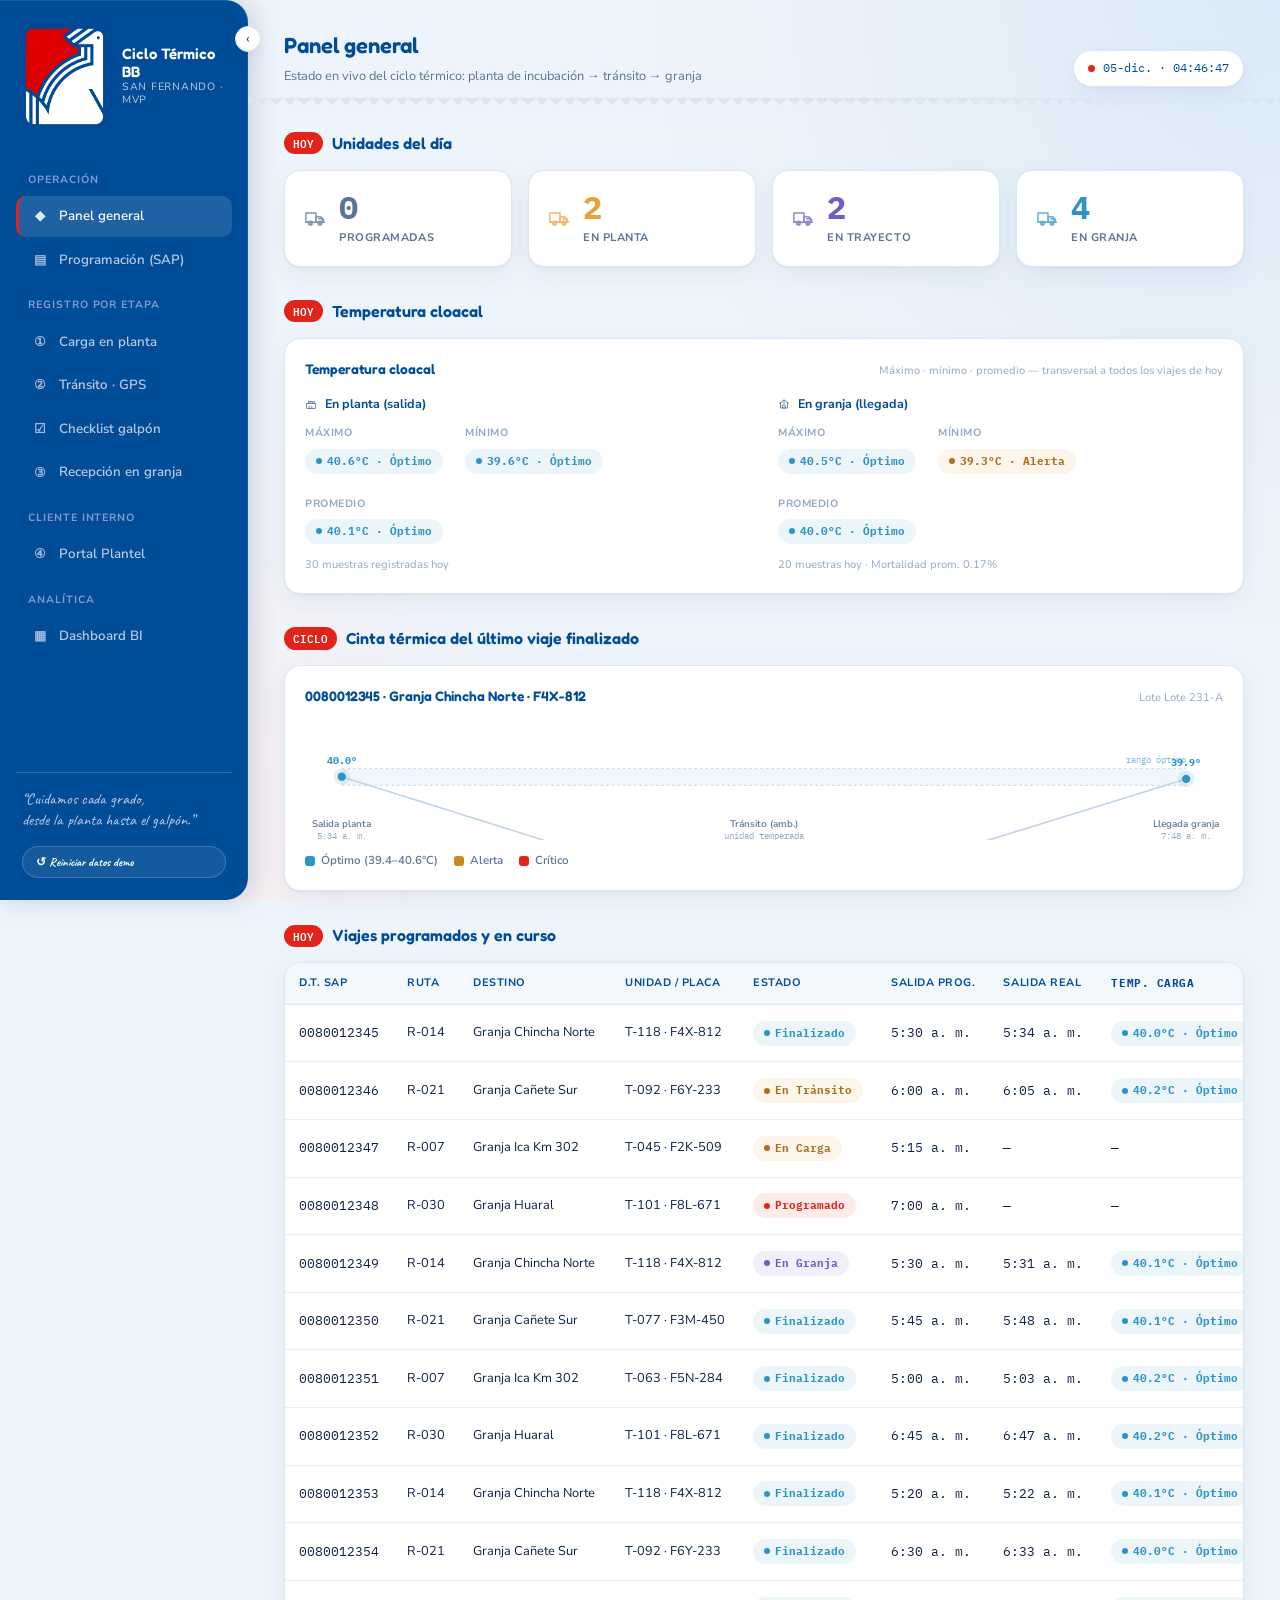
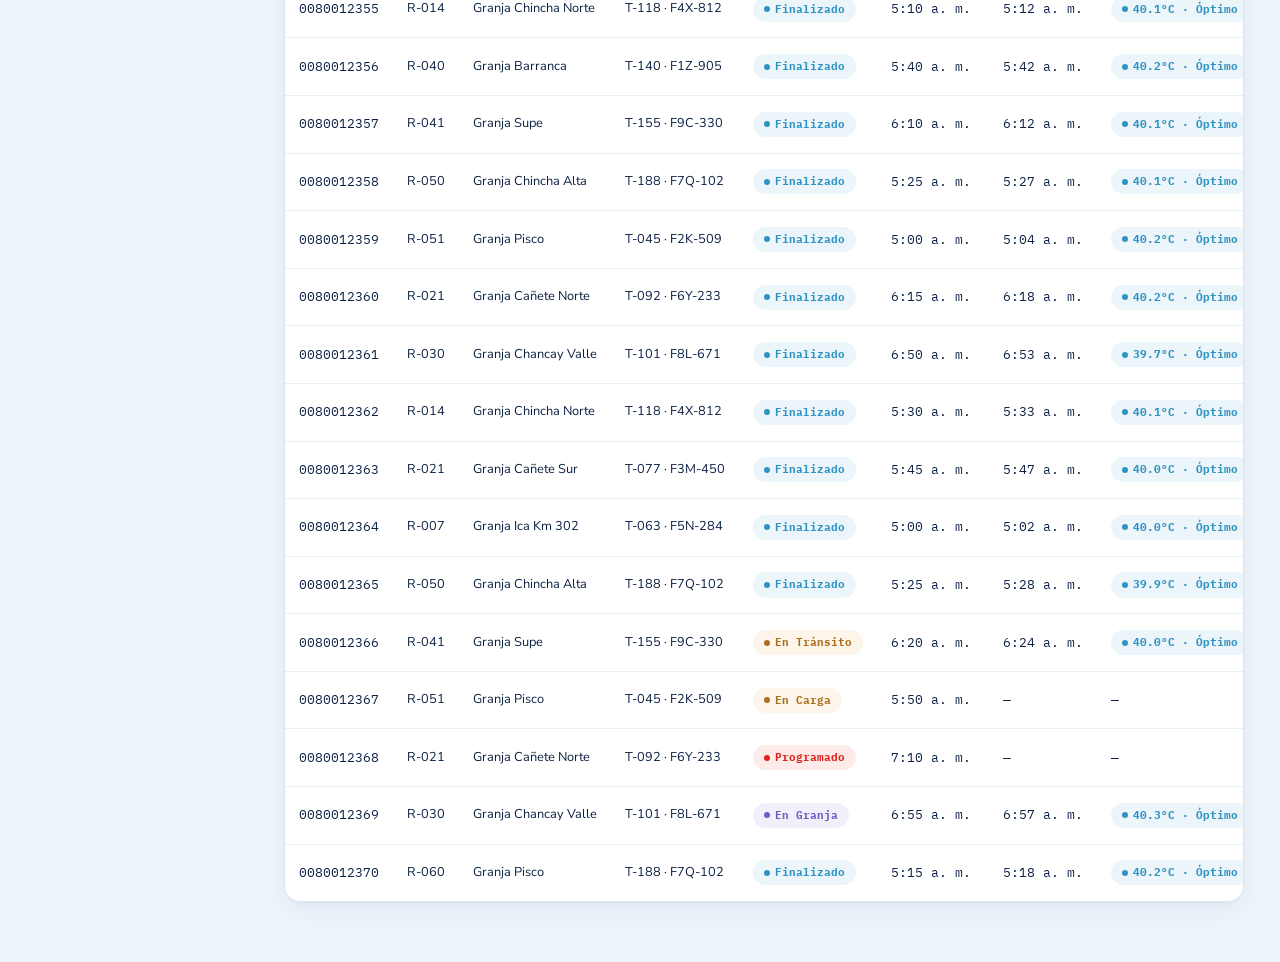
<file: index.html>
<!DOCTYPE html>
<html lang="es">
<head>
<meta charset="UTF-8" />
<meta name="viewport" content="width=device-width, initial-scale=1.0" />
<title>Panel general · Ciclo Térmico BB · San Fernando</title>
<link rel="stylesheet" href="css/style.css" />
</head>
<body>
<script>
  window.PAGE = "dashboard";
  window.PAGE_TITLE = "Panel general";
  window.PAGE_SUBTITLE = "Estado en vivo del ciclo térmico: planta de incubación → tránsito → granja";
</script>

<template id="tpl-content">
  <div class="section-title">
    <span class="eyebrow">HOY</span> Unidades del día
  </div>
  <div class="grid grid-4" id="fleet-row"></div>

  <div class="section-title">
    <span class="eyebrow">HOY</span> Temperatura cloacal
  </div>
  <div class="card" id="temp-hoy-card" style="margin-bottom:16px;"></div>

  <div class="section-title">
    <span class="eyebrow">CICLO</span> Cinta térmica del último viaje finalizado
  </div>
  <div class="card" id="ribbon-card"></div>

  <div class="section-title">
    <span class="eyebrow">HOY</span> Viajes programados y en curso
  </div>
  <div class="table-wrap">
    <table>
      <thead>
        <tr>
          <th>D.T. SAP</th>
          <th>Ruta</th>
          <th>Destino</th>
          <th>Unidad / Placa</th>
          <th>Estado</th>
          <th>Salida prog.</th>
          <th>Salida real</th>
          <th class="num">Temp. carga</th>
          <th class="num">Temp. llegada</th>
          <th></th>
        </tr>
      </thead>
      <tbody id="trips-body"></tbody>
    </table>
  </div>
</template>

<script src="js/store.js"></script>
<script src="js/util.js"></script>
<script src="js/thermal-ribbon.js"></script>
<script>
  window.initPage = function () {
    document.getElementById("page-content").appendChild(
      document.getElementById("tpl-content").content.cloneNode(true)
    );

    const viajes = Store.getViajes();
    const finalizados = viajes.filter((v) => v.estado === "Finalizado" || v.estado === "En Granja");

    // Datos transversales del día: todos los viajes con fecha = hoy,
    // sin importar su estado actual.
    const hoyISO = new Date().toISOString().slice(0, 10);
    const viajesHoy = viajes.filter((v) => v.fecha === hoyISO);

    // ---- Unidades del día (gráfico simple: 1 ícono de camión por estado) ----
    // Ícono pequeño y discreto — la cifra es la protagonista de cada tarjeta.
    const FLEET_TRUCK_SVG = `
      <svg viewBox="0 0 24 16" fill="none" stroke="currentColor" stroke-width="1.6" stroke-linecap="round" stroke-linejoin="round" xmlns="http://www.w3.org/2000/svg">
        <rect x="1" y="2" width="11" height="10"/>
        <path d="M12 6h4.2c1 0 1.6.4 2.2 1.1l1.8 2.2v2.7h-8V6Z"/>
        <path d="M15 8.3h2.6l1.5 1.7"/>
        <line x1="1" y1="12" x2="21.2" y2="12"/>
        <circle cx="6" cy="13.1" r="2"/>
        <circle cx="6" cy="13.1" r="0.5"/>
        <circle cx="16.3" cy="13.1" r="2"/>
        <circle cx="16.3" cy="13.1" r="0.5"/>
      </svg>`;

    // Iconografía de las etapas — planta de incubación (fábrica) y granja (galpón).
    const PLANTA_ICON_SVG = `
      <svg viewBox="0 0 24 24" fill="none" stroke="currentColor" stroke-width="1.7" stroke-linecap="round" stroke-linejoin="round" xmlns="http://www.w3.org/2000/svg">
        <rect x="3" y="11" width="18" height="10" rx="1"/>
        <path d="M7 11V6l4.5 3.2V6l4.5 3.2V6l4 3v2"/>
        <line x1="8.5" y1="21" x2="8.5" y2="16.5"/>
        <line x1="13.5" y1="21" x2="13.5" y2="16.5"/>
      </svg>`;
    const GRANJA_ICON_SVG = `
      <svg viewBox="0 0 24 24" fill="none" stroke="currentColor" stroke-width="1.7" stroke-linecap="round" stroke-linejoin="round" xmlns="http://www.w3.org/2000/svg">
        <path d="M3 10.5 12 4l9 6.5"/>
        <path d="M5 9.3V20h14V9.3"/>
        <line x1="12" y1="4" x2="12" y2="11"/>
        <rect x="9.5" y="14.5" width="5" height="5.5"/>
      </svg>`;

    const FLEET_TILES = [
      { label: "Programadas", color: "var(--text-muted)", count: viajesHoy.filter((v) => v.estado === "Programado").length },
      { label: "En planta", color: "var(--accent-warn)", count: viajesHoy.filter((v) => v.estado === "En Carga").length },
      { label: "En trayecto", color: "var(--accent-info)", count: viajesHoy.filter((v) => v.estado === "En Tránsito").length },
      { label: "En granja", color: "var(--accent-cool)", count: viajesHoy.filter((v) => v.estado === "En Granja" || v.estado === "Finalizado").length },
    ];

    document.getElementById("fleet-row").innerHTML = FLEET_TILES.map(
      (t) => `
      <div class="card fleet-tile">
        <div class="fleet-icon" style="color:${t.color}">${FLEET_TRUCK_SVG}</div>
        <div>
          <div class="fleet-count" style="color:${t.color}">${t.count}</div>
          <div class="fleet-label">${t.label}</div>
        </div>
      </div>`
    ).join("");

    // ---- Temperatura cloacal — hoy (transversal a todos los viajes del día) ----
    const tempsCargaHoy = viajesHoy.flatMap((v) => v.cargaPlanta.muestras.map((m) => m.tempCloacal));
    const tempsLlegadaHoy = viajesHoy.filter((v) => v.granja).flatMap((v) => v.granja.muestrasLlegada.map((m) => m.tempCloacal));
    const mortalidadHoy = Store.promedio(viajesHoy.filter((v) => v.granja).map((v) => v.granja.mortalidad));

    function miniStat(label, valor) {
      return `<div class="mini-stat">
        <div class="mini-stat-label">${label}</div>
        ${valor != null ? Util.badgeTemp(valor) : '<span class="badge sin-dato">Sin dato</span>'}
      </div>`;
    }

    document.getElementById("temp-hoy-card").innerHTML = `
      <div class="card-head">
        <h3>Temperatura cloacal</h3>
        <span class="hint">Máximo · mínimo · promedio — transversal a todos los viajes de hoy</span>
      </div>
      <div class="grid grid-2 temp-groups">
        <div class="temp-group">
          <div class="temp-group-title"><span class="temp-group-icon">${PLANTA_ICON_SVG}</span>En planta (salida)</div>
          <div class="mini-stat-row">
            ${miniStat("Máximo", Store.maximo(tempsCargaHoy))}
            ${miniStat("Mínimo", Store.minimo(tempsCargaHoy))}
            ${miniStat("Promedio", Store.promedio(tempsCargaHoy))}
          </div>
          <div class="faint" style="font-size:11px; margin-top:12px;">${tempsCargaHoy.length} muestras registradas hoy</div>
        </div>
        <div class="temp-group">
          <div class="temp-group-title"><span class="temp-group-icon">${GRANJA_ICON_SVG}</span>En granja (llegada)</div>
          <div class="mini-stat-row">
            ${miniStat("Máximo", Store.maximo(tempsLlegadaHoy))}
            ${miniStat("Mínimo", Store.minimo(tempsLlegadaHoy))}
            ${miniStat("Promedio", Store.promedio(tempsLlegadaHoy))}
          </div>
          <div class="faint" style="font-size:11px; margin-top:12px;">${tempsLlegadaHoy.length} muestras hoy · Mortalidad prom. ${mortalidadHoy != null ? mortalidadHoy.toFixed(2) + "%" : "—"}</div>
        </div>
      </div>
    `;

    // ---- Cinta térmica del último finalizado ----
    const ultimo = viajes.find((v) => v.estado === "Finalizado") || finalizados[0];
    const ribbonCard = document.getElementById("ribbon-card");
    if (ultimo) {
      const promC = Store.promedio(ultimo.cargaPlanta.muestras.map((m) => m.tempCloacal));
      const promL = ultimo.granja ? Store.promedio(ultimo.granja.muestrasLlegada.map((m) => m.tempCloacal)) : null;
      ribbonCard.innerHTML = `<div class="card-head">
        <h3>${ultimo.dtSap} · ${ultimo.destino1} · ${ultimo.placa}</h3>
        <span class="hint">Lote ${ultimo.edadLotes}</span>
      </div><div id="ribbon-target"></div>`;
      renderThermalRibbon(document.getElementById("ribbon-target"), [
        { label: "Salida planta", sub: Util.fmtHora(ultimo.horaSalidaReal || ultimo.horaSalidaPlan), temp: promC },
        { label: "Tránsito (amb.)", sub: "unidad temperada", temp: Store.promedio(ultimo.transito.serie.map((s) => s.temp)) },
        { label: "Llegada granja", sub: Util.fmtHora(ultimo.horaLlegadaReal), temp: promL },
      ]);
    } else {
      ribbonCard.innerHTML = `<div class="empty-state">Aún no hay viajes finalizados con datos completos.</div>`;
    }

    // ---- Tabla de viajes ----
    const tbody = document.getElementById("trips-body");
    tbody.innerHTML = viajes
      .map((v) => {
        const promC = Store.promedio(v.cargaPlanta.muestras.map((m) => m.tempCloacal));
        const promL = v.granja ? Store.promedio(v.granja.muestrasLlegada.map((m) => m.tempCloacal)) : null;
        return `
        <tr>
          <td class="mono">${v.dtSap}</td>
          <td>${v.ruta}</td>
          <td>${v.destino1}</td>
          <td>${v.unidad} · ${v.placa}</td>
          <td>${Util.badgeEstado(v.estado)}</td>
          <td class="mono">${Util.fmtHora(v.horaSalidaPlan)}</td>
          <td class="mono">${v.horaSalidaReal ? Util.fmtHora(v.horaSalidaReal) : "—"}</td>
          <td class="num">${promC != null ? Util.badgeTemp(promC) : "—"}</td>
          <td class="num">${promL != null ? Util.badgeTemp(promL) : "—"}</td>
          <td><a class="btn btn-sm btn-ghost" href="viaje.html?id=${v.id}">Ver ciclo →</a></td>
        </tr>`;
      })
      .join("");
  };
</script>
<script src="js/nav.js"></script>
</body>
</html>
</file>
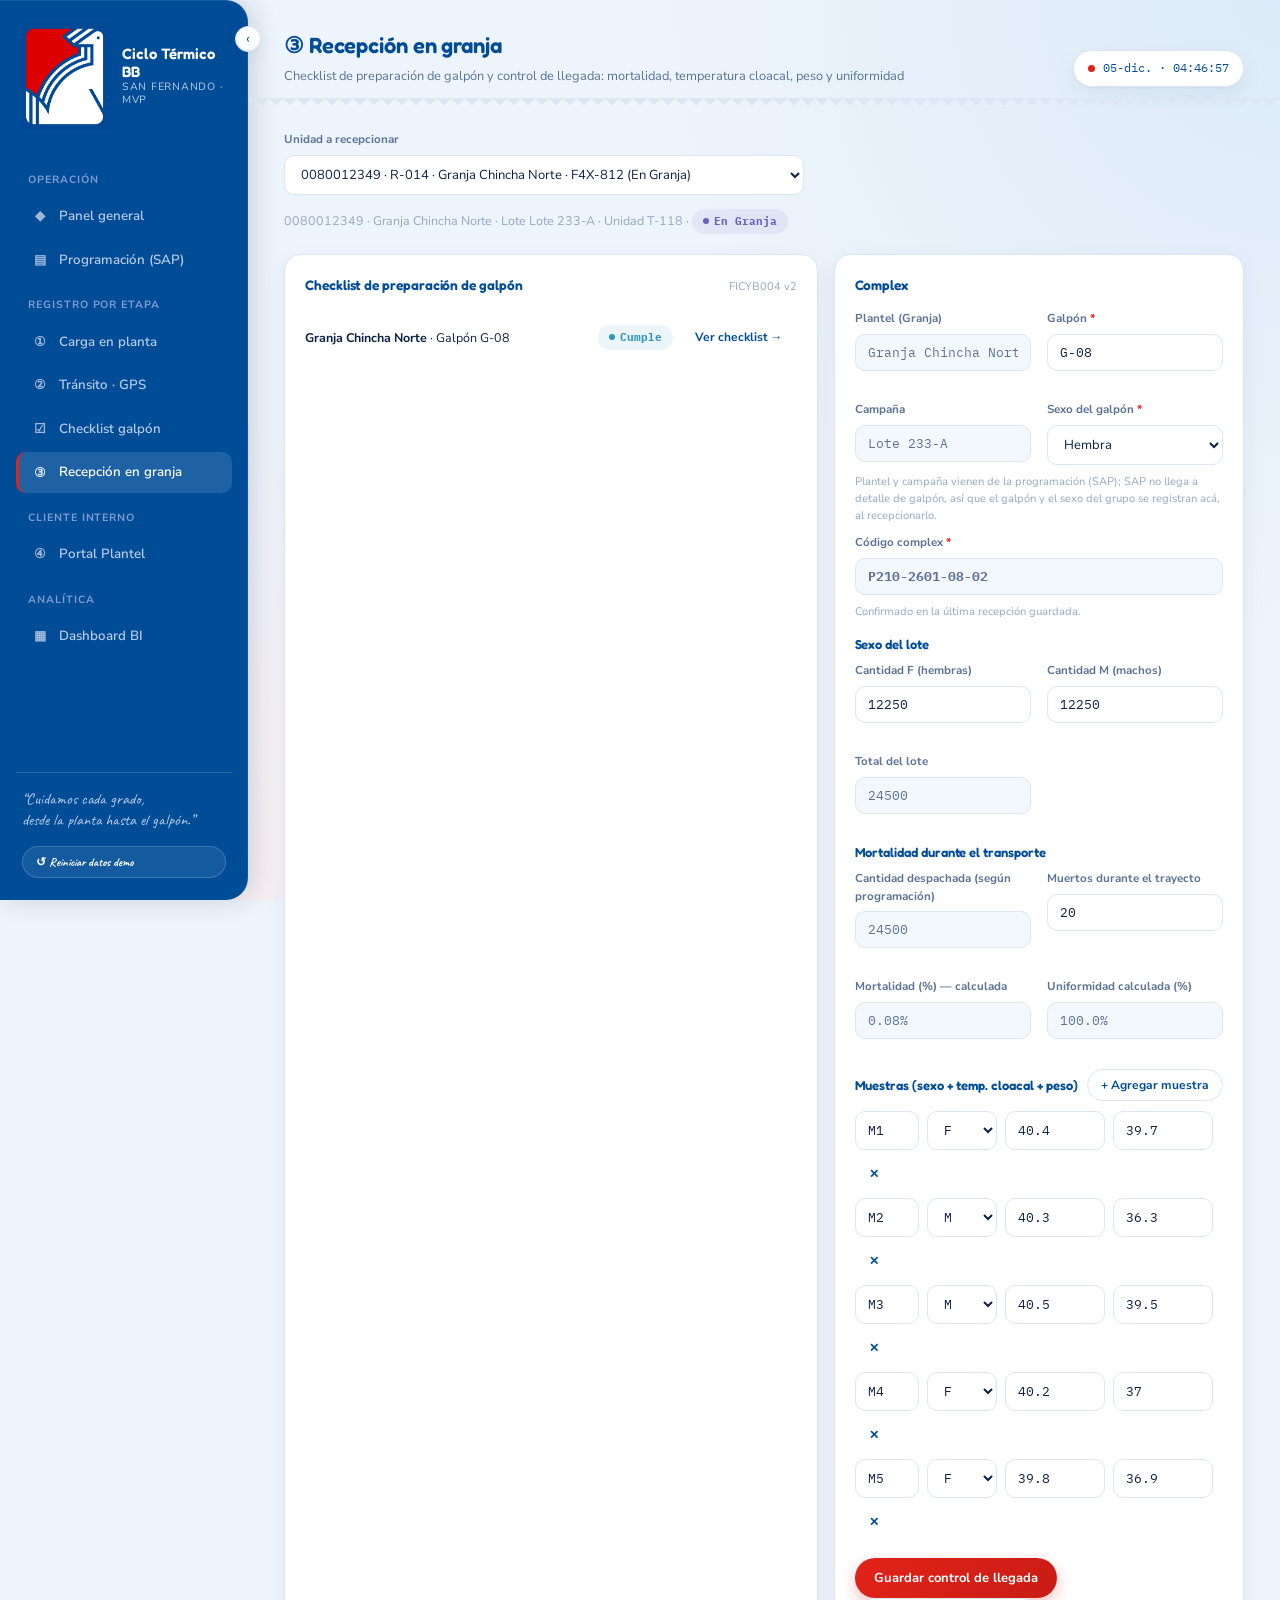
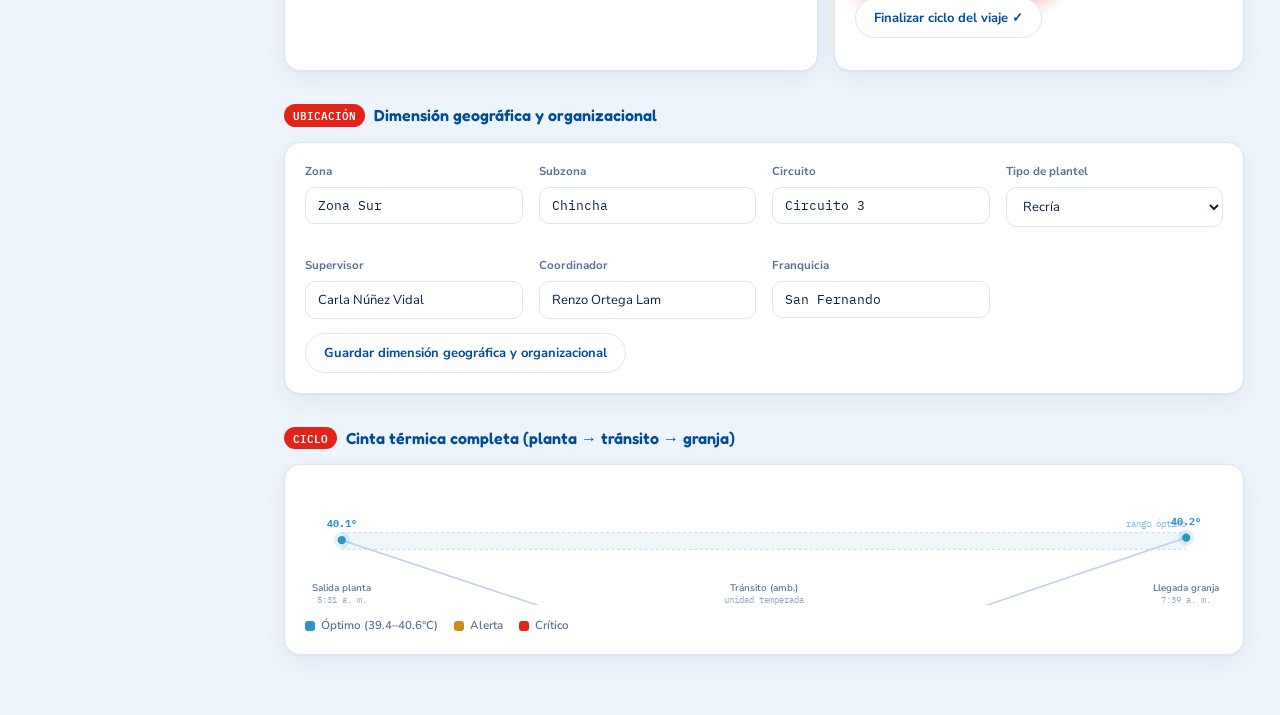
<file: granja.html>
<!DOCTYPE html>
<html lang="es">
<head>
<meta charset="UTF-8" />
<meta name="viewport" content="width=device-width, initial-scale=1.0" />
<title>Recepción en granja · Ciclo Térmico BB</title>
<link rel="stylesheet" href="css/style.css" />
</head>
<body>
<script>
  window.PAGE = "granja";
  window.PAGE_TITLE = "③ Recepción en granja";
  window.PAGE_SUBTITLE = "Checklist de preparación de galpón y control de llegada: mortalidad, temperatura cloacal, peso y uniformidad";
</script>

<template id="tpl-content">
  <div class="field" style="max-width:520px;">
    <label>Unidad a recepcionar</label>
    <select id="select-viaje"></select>
  </div>
  <div id="viaje-detalle" class="faint" style="font-size:12.5px; margin:6px 0 20px;"></div>

  <div class="two-col">
    <div class="card">
      <div class="card-head"><h3>Checklist de preparación de galpón</h3><span class="hint">FICYB004 v2</span></div>
      <div id="g-checklist-lista"></div>
    </div>

    <div class="card">
      <div class="card-head"><h3>Complex</h3></div>

      <div class="grid grid-2">
        <div class="field"><label>Plantel (Granja)</label><input class="mono" id="g-plantel" readonly /></div>
        <div class="field"><label>Galpón <span class="req">*</span></label><input class="mono" id="g-lote-galpon" placeholder="G-08" /></div>
        <div class="field"><label>Campaña</label><input class="mono" id="g-campana" readonly /></div>
        <div class="field"><label>Sexo del galpón <span class="req">*</span></label>
          <select id="g-sexo-galpon">
            <option value="">— Selecciona —</option>
            <option value="macho">Macho</option>
            <option value="hembra">Hembra</option>
          </select>
        </div>
      </div>
      <p class="faint" style="font-size:11px; margin:-6px 0 10px;">Plantel y campaña vienen de la programación (SAP); SAP no llega a detalle de galpón, así que el galpón y el sexo del grupo se registran acá, al recepcionarlo.</p>
      <div class="field">
        <label>Código complex <span class="req">*</span></label>
        <input class="mono" id="g-complex-codigo" readonly style="font-weight:700;" />
      </div>
      <p class="faint" id="g-complex-hint" style="font-size:11px; margin:-6px 0 0;">Se confirma al guardar el control de llegada de este grupo.</p>

      <h3 style="font-size:13px; margin:14px 0 8px;">Sexo del lote</h3>
      <div class="grid grid-2">
        <div class="field"><label>Cantidad F (hembras)</label><input class="mono" type="number" step="1" min="0" id="g-sexo-f" placeholder="5000" /></div>
        <div class="field"><label>Cantidad M (machos)</label><input class="mono" type="number" step="1" min="0" id="g-sexo-m" placeholder="5000" /></div>
        <div class="field"><label>Total del lote</label><input class="mono" id="g-sexo-total" readonly /></div>
      </div>

      <h3 style="font-size:13px; margin:14px 0 8px;">Mortalidad durante el transporte</h3>
      <div class="grid grid-2">
        <div class="field"><label>Cantidad despachada (según programación)</label><input class="mono" id="g-despachada" readonly /></div>
        <div class="field"><label>Muertos durante el trayecto</label><input class="mono" type="number" step="1" min="0" id="g-muertos" placeholder="25" /></div>
        <div class="field"><label>Mortalidad (%) — calculada</label><input class="mono" id="g-mortalidad" readonly /></div>
        <div class="field"><label>Uniformidad calculada (%)</label><input class="mono" id="g-uniformidad" readonly /></div>
      </div>
      <p class="faint" id="msg-validacion" style="margin:6px 0 0; font-size:12px; color:#c0392b;"></p>

      <div class="flex-between" style="margin:16px 0 10px;">
        <h3 style="font-size:13px;">Muestras (sexo + temp. cloacal + peso)</h3>
        <button class="btn btn-sm" id="btn-add-muestra" type="button">+ Agregar muestra</button>
      </div>
      <div id="muestras-rows"></div>

      <button class="btn btn-primary" style="margin-top:12px;" id="btn-guardar-llegada" type="button">Guardar control de llegada</button>
      <button class="btn" id="btn-finalizar" type="button">Finalizar ciclo del viaje ✓</button>
      <p class="faint" id="msg" style="margin-top:10px; font-size:12px;"></p>
    </div>
  </div>

  <div class="section-title"><span class="eyebrow">UBICACIÓN</span> Dimensión geográfica y organizacional</div>
  <div class="card">
    <div class="grid grid-4">
      <div class="field"><label>Zona</label><input class="mono" id="g-zona" placeholder="Zona Sur" /></div>
      <div class="field"><label>Subzona</label><input class="mono" id="g-subzona" placeholder="Chincha" /></div>
      <div class="field"><label>Circuito</label><input class="mono" id="g-circuito" placeholder="Circuito 3" /></div>
      <div class="field"><label>Tipo de plantel</label>
        <select id="g-tipo-plantel">
          <option value="">Selecciona…</option>
          <option>Recría</option>
          <option>Engorde</option>
          <option>Reproductoras</option>
        </select>
      </div>
      <div class="field"><label>Supervisor</label><input id="g-supervisor" placeholder="Nombres completos" /></div>
      <div class="field"><label>Coordinador</label><input id="g-coordinador" placeholder="Nombres completos" /></div>
      <div class="field"><label>Franquicia</label><input class="mono" id="g-franquicia" placeholder="San Fernando" /></div>
    </div>
    <button class="btn" id="btn-guardar-ubicacion" type="button">Guardar dimensión geográfica y organizacional</button>
  </div>

  <div class="section-title"><span class="eyebrow">CICLO</span> Cinta térmica completa (planta → tránsito → granja)</div>
  <div class="card" id="ribbon-cont"></div>
</template>

<script src="js/store.js"></script>
<script src="js/util.js"></script>
<script src="js/thermal-ribbon.js"></script>
<script>
  let muestraSeq = 1;
  let muestras = [];

  function pesoUniformidad(pesos) {
    // Uniformidad = % de aves dentro de ±10% del peso promedio del lote
    const prom = Store.promedio(pesos);
    if (prom == null) return null;
    const dentro = pesos.filter((p) => Math.abs(p - prom) <= prom * 0.1).length;
    return (dentro / pesos.length) * 100;
  }

  function pintarMuestras() {
    document.getElementById("muestras-rows").innerHTML = muestras
      .map(
        (m, idx) => `
      <div class="flex gap-8 wrap" style="margin-bottom:8px;" data-row="${m._id}">
        <input class="mono" style="width:64px;" value="M${idx + 1}" disabled />
        <select class="mono s-input" style="width:70px;">
          <option value="" ${!m.sexo ? "selected" : ""}>Sexo</option>
          <option value="F" ${m.sexo === "F" ? "selected" : ""}>F</option>
          <option value="M" ${m.sexo === "M" ? "selected" : ""}>M</option>
        </select>
        <input class="mono t-input" type="number" step="0.1" placeholder="Temp °C" value="${m.tempCloacal ?? ""}" style="width:100px;" />
        <input class="mono p-input" type="number" step="0.5" placeholder="Peso g" value="${m.pesoG ?? ""}" style="width:100px;" />
        <button class="btn btn-sm btn-ghost" type="button" data-remove="${m._id}">✕</button>
      </div>`
      )
      .join("");

    document.querySelectorAll(".s-input").forEach((sel, idx) => {
      sel.addEventListener("change", () => { muestras[idx].sexo = sel.value || null; });
    });
    document.querySelectorAll(".t-input").forEach((inp, idx) => {
      inp.addEventListener("input", () => { muestras[idx].tempCloacal = inp.value ? parseFloat(inp.value) : null; recalc(); });
    });
    document.querySelectorAll(".p-input").forEach((inp, idx) => {
      inp.addEventListener("input", () => { muestras[idx].pesoG = inp.value ? parseFloat(inp.value) : null; recalc(); });
    });
    document.querySelectorAll("[data-remove]").forEach((btn) => {
      btn.addEventListener("click", () => {
        muestras = muestras.filter((m) => m._id !== btn.getAttribute("data-remove"));
        pintarMuestras(); recalc();
      });
    });
  }

  function recalc() {
    const pesos = muestras.map((m) => m.pesoG).filter((p) => p != null);
    const uni = pesoUniformidad(pesos);
    document.getElementById("g-uniformidad").value = uni != null ? uni.toFixed(1) + "%" : "";
  }

  // --- Sexo del lote: total siempre calculado, nunca editable ---
  function recalcSexoLote() {
    const f = parseInt(document.getElementById("g-sexo-f").value, 10);
    const m = parseInt(document.getElementById("g-sexo-m").value, 10);
    const total = (!isNaN(f) ? f : 0) + (!isNaN(m) ? m : 0);
    document.getElementById("g-sexo-total").value = (!isNaN(f) || !isNaN(m)) ? total : "";
  }

  // --- Mortalidad: el usuario solo ingresa "muertos"; el % siempre se calcula ---
  function recalcMortalidad() {
    const despachada = parseFloat(document.getElementById("g-despachada").value);
    const muertos = parseFloat(document.getElementById("g-muertos").value);
    const pct = Store.calcularMortalidad(muertos, despachada);
    document.getElementById("g-mortalidad").value = pct != null ? pct.toFixed(2) + "%" : "";
  }

  function leerControlLlegadaForm() {
    const fRaw = document.getElementById("g-sexo-f").value;
    const mRaw = document.getElementById("g-sexo-m").value;
    return {
      f: fRaw !== "" ? parseInt(fRaw, 10) : null,
      m: mRaw !== "" ? parseInt(mRaw, 10) : null,
      total: (fRaw !== "" || mRaw !== "") ? (parseInt(fRaw, 10) || 0) + (parseInt(mRaw, 10) || 0) : null,
      cantidadDespachada: document.getElementById("g-despachada").value !== "" ? parseFloat(document.getElementById("g-despachada").value) : null,
      muertosTraslado: document.getElementById("g-muertos").value !== "" ? parseFloat(document.getElementById("g-muertos").value) : null,
    };
  }

  window.initPage = function () {
    document.getElementById("page-content").appendChild(
      document.getElementById("tpl-content").content.cloneNode(true)
    );

    const select = document.getElementById("select-viaje");
    // Solo unidades que ya llegaron a granja — mientras están cargando en
    // planta o en tránsito, no corresponde recepcionarlas todavía.
    function refrescarListaViajes(seleccionarId) {
      const enGranja = Store.getViajes().filter((v) => v.estado === "En Granja");
      Util.fillSelectViajes(select, enGranja, { placeholder: "Selecciona una unidad…" });
      select.value = enGranja.some((v) => v.id === seleccionarId) ? seleccionarId : "";
    }
    const preId = Util.qs("id");
    refrescarListaViajes(preId || (Store.getViajes().find((v) => v.estado === "En Granja") || {}).id || "");

    // Galpón y sexo se digitan acá (SAP no llega a ese detalle): el
    // complex y el cruce con el checklist de ese galpón se arman en vivo
    // con lo que se va escribiendo en este formulario.
    function actualizarComplexYChecklist(v, complexConfirmado) {
      const galpon = document.getElementById("g-lote-galpon").value.trim();
      const sexo = document.getElementById("g-sexo-galpon").value;

      const complexPreview = Store.construirComplex({ destino: v.destino1, anio: v.anioCampana, rueda: v.rueda, galpon, sexo });
      document.getElementById("g-complex-codigo").value = complexConfirmado || complexPreview || "";
      document.getElementById("g-complex-hint").textContent = complexConfirmado
        ? "Confirmado en la última recepción guardada."
        : complexPreview
        ? 'Vista previa — se confirma al presionar "Guardar control de llegada".'
        : "Completa Galpón, Sexo, y verifica año/rueda/código de plantel para generar el complex.";

      const contChecklist = document.getElementById("g-checklist-lista");
      if (!galpon) {
        contChecklist.innerHTML = `<div class="empty-state">Escribe el Galpón para ver el estado de su checklist de preparación.</div>`;
        return;
      }
      const estado = Store.clasificarChecklist(Store.getChecklist(v.destino1, galpon));
      const href = `checklist.html?plantel=${encodeURIComponent(v.destino1)}&galpon=${encodeURIComponent(galpon)}`;
      contChecklist.innerHTML = `
        <div class="flex-between wrap" style="padding:10px 0; gap:8px;">
          <div style="font-size:12.5px;"><strong>${v.destino1}</strong> · Galpón ${galpon}</div>
          <div class="flex gap-8" style="align-items:center;">
            <span class="badge ${Store.CHECKLIST_ESTADO_BADGE[estado]}">${Store.CHECKLIST_ESTADO_LABEL[estado]}</span>
            <a class="btn btn-sm btn-ghost" href="${href}">Ver checklist →</a>
          </div>
        </div>`;
    }

    let viajeActual = null;

    function cargar() {
      const v = Store.getViaje(select.value);
      viajeActual = v;
      const det = document.getElementById("viaje-detalle");
      if (!v) { det.textContent = ""; document.getElementById("g-checklist-lista").innerHTML = ""; muestras = []; pintarMuestras(); recalc(); dibujarRibbon(null); return; }

      det.innerHTML = `${v.dtSap} · ${v.destino1} · Lote ${v.edadLotes} · Unidad ${v.unidad} · ${Util.badgeEstado(v.estado)}`;

      const g = v.granja;
      const ubic = g?.ubicacionOrganizacional;
      document.getElementById("g-zona").value = ubic?.zona || "";
      document.getElementById("g-subzona").value = ubic?.subzona || "";
      document.getElementById("g-circuito").value = ubic?.circuito || "";
      document.getElementById("g-tipo-plantel").value = ubic?.tipoPlantel || "";
      document.getElementById("g-supervisor").value = ubic?.supervisor || "";
      document.getElementById("g-coordinador").value = ubic?.coordinador || "";
      document.getElementById("g-franquicia").value = ubic?.franquicia || "";

      // Plantel y campaña ya viajan desde la programación (SAP). SAP no
      // llega a detalle de galpón, así que galpón y sexo del grupo se
      // digitan acá — se sugiere el último valor recepcionado, si hay.
      const lote = g?.loteRecepcion;
      document.getElementById("g-plantel").value = v.destino1 ?? "";
      document.getElementById("g-lote-galpon").value = lote?.galpon ?? v.galpon ?? "";
      document.getElementById("g-campana").value = v.edadLotes ?? "";
      document.getElementById("g-sexo-galpon").value = lote?.sexoGalpon ?? v.sexoGalpon ?? "";
      actualizarComplexYChecklist(v, lote?.complex);
      document.getElementById("g-sexo-f").value = lote?.sexo?.F ?? "";
      document.getElementById("g-sexo-m").value = lote?.sexo?.M ?? "";
      document.getElementById("g-despachada").value = v.cantidad ?? "";
      document.getElementById("g-muertos").value = lote?.transporte?.muertosTraslado ?? "";
      recalcSexoLote();
      recalcMortalidad();
      document.getElementById("msg-validacion").textContent = "";

      muestras = (g?.muestrasLlegada || []).map((m) => ({ _id: "m" + muestraSeq++, tempCloacal: m.tempCloacal, pesoG: m.pesoG, sexo: m.sexo || null }));
      if (!muestras.length) muestras = [1, 2, 3].map(() => ({ _id: "m" + muestraSeq++, tempCloacal: null, pesoG: null, sexo: null }));
      pintarMuestras();
      recalc();
      dibujarRibbon(v);
    }

    function dibujarRibbon(v) {
      const cont = document.getElementById("ribbon-cont");
      if (!v) { cont.innerHTML = `<div class="empty-state">Selecciona una unidad.</div>`; return; }
      const promC = Store.promedio(v.cargaPlanta.muestras.map((m) => m.tempCloacal));
      const promAmb = Store.promedio(v.transito.serie.map((s) => s.temp));
      const promL = Store.promedio(muestras.map((m) => m.tempCloacal).filter((t) => t != null));
      cont.innerHTML = "";
      renderThermalRibbon(cont, [
        { label: "Salida planta", sub: Util.fmtHora(v.horaSalidaReal || v.horaSalidaPlan), temp: promC },
        { label: "Tránsito (amb.)", sub: "unidad temperada", temp: promAmb },
        { label: "Llegada granja", sub: Util.fmtHora(v.horaLlegadaReal), temp: promL },
      ]);
    }

    select.addEventListener("change", cargar);
    cargar();

    document.getElementById("g-sexo-f").addEventListener("input", recalcSexoLote);
    document.getElementById("g-sexo-m").addEventListener("input", recalcSexoLote);
    document.getElementById("g-muertos").addEventListener("input", recalcMortalidad);

    document.getElementById("g-lote-galpon").addEventListener("input", () => {
      if (viajeActual) actualizarComplexYChecklist(viajeActual, null);
    });
    document.getElementById("g-sexo-galpon").addEventListener("change", () => {
      if (viajeActual) actualizarComplexYChecklist(viajeActual, null);
    });

    document.getElementById("btn-add-muestra").addEventListener("click", () => {
      muestras.push({ _id: "m" + muestraSeq++, tempCloacal: null, pesoG: null, sexo: null });
      pintarMuestras();
    });

    function guardarUbicacion() {
      const v = Store.getViaje(select.value);
      if (!v) { alert("Selecciona una unidad."); return null; }
      const granja = v.granja || {};
      granja.ubicacionOrganizacional = {
        zona: document.getElementById("g-zona").value,
        subzona: document.getElementById("g-subzona").value,
        circuito: document.getElementById("g-circuito").value,
        tipoPlantel: document.getElementById("g-tipo-plantel").value,
        supervisor: document.getElementById("g-supervisor").value,
        coordinador: document.getElementById("g-coordinador").value,
        franquicia: document.getElementById("g-franquicia").value,
      };
      return Store.updateViaje(v.id, { granja });
    }

    function guardarLlegada() {
      const v = Store.getViaje(select.value);
      if (!v) { alert("Selecciona una unidad."); return null; }

      const form = leerControlLlegadaForm();
      const { ok, errores } = Store.validarControlLlegada(form);
      const msgVal = document.getElementById("msg-validacion");
      if (!ok) {
        msgVal.textContent = "⚠ " + errores.join(" · ");
        return null;
      }
      msgVal.textContent = "";

      const mortalidadPct = Store.calcularMortalidad(form.muertosTraslado, form.cantidadDespachada);

      const muestrasLlegada = muestras
        .filter((m) => m.tempCloacal != null)
        .map((m, idx) => ({ n: idx + 1, tempCloacal: m.tempCloacal, pesoG: m.pesoG, sexo: m.sexo || null }));
      const pesos = muestrasLlegada.map((m) => m.pesoG).filter((p) => p != null);

      const galponRecepcion = document.getElementById("g-lote-galpon").value.trim();
      const sexoGalponRecepcion = document.getElementById("g-sexo-galpon").value;

      const granja = v.granja || {};
      granja.loteRecepcion = {
        plantel: document.getElementById("g-plantel").value,
        galpon: galponRecepcion,
        sexoGalpon: sexoGalponRecepcion,
        campana: document.getElementById("g-campana").value,
        sexo: { F: form.f, M: form.m, total: form.total },
        transporte: {
          cantidadDespachada: form.cantidadDespachada,
          muertosTraslado: form.muertosTraslado,
          mortalidadPct,
        },
        // Se confirma acá, al recepcionar este grupo — año y rueda vienen
        // de Programación (SAP); galpón y sexo se digitan en este mismo
        // formulario, porque SAP no llega a ese nivel de detalle.
        complex: Store.construirComplex({ destino: v.destino1, anio: v.anioCampana, rueda: v.rueda, galpon: galponRecepcion, sexo: sexoGalponRecepcion }),
      };
      // Se mantiene sincronizado: index.html / bi.html / viaje.html leen granja.mortalidad directo.
      granja.mortalidad = mortalidadPct ?? 0;
      granja.muestrasLlegada = muestrasLlegada;
      granja.pesoPromedioG = pesos.length ? +Store.promedio(pesos).toFixed(1) : null;
      granja.uniformidadPct = pesos.length ? +pesoUniformidad(pesos).toFixed(1) : null;
      return Store.updateViaje(v.id, { granja });
    }

    document.getElementById("btn-guardar-ubicacion").addEventListener("click", () => {
      guardarUbicacion();
      document.getElementById("msg").textContent = "✓ Dimensión geográfica y organizacional guardada.";
    });

    document.getElementById("btn-guardar-llegada").addEventListener("click", () => {
      const v = guardarLlegada();
      if (v) {
        document.getElementById("msg").textContent = "✓ Control de llegada guardado.";
        viajeActual = v;
        actualizarComplexYChecklist(v, v.granja.loteRecepcion.complex);
        dibujarRibbon(Store.getViaje(v.id));
      }
    });

    document.getElementById("btn-finalizar").addEventListener("click", () => {
      guardarUbicacion();
      const v = guardarLlegada();
      if (!v) return;
      Store.updateViaje(v.id, { estado: "Finalizado" });
      document.getElementById("msg").textContent = "✓ Ciclo finalizado. Datos enviados al dashboard BI.";
      // Ya no está "En Granja": sale de la lista de unidades a recepcionar.
      refrescarListaViajes("");
      cargar();
    });
  };
</script>
<script src="js/nav.js"></script>
</body>
</html>
</file>
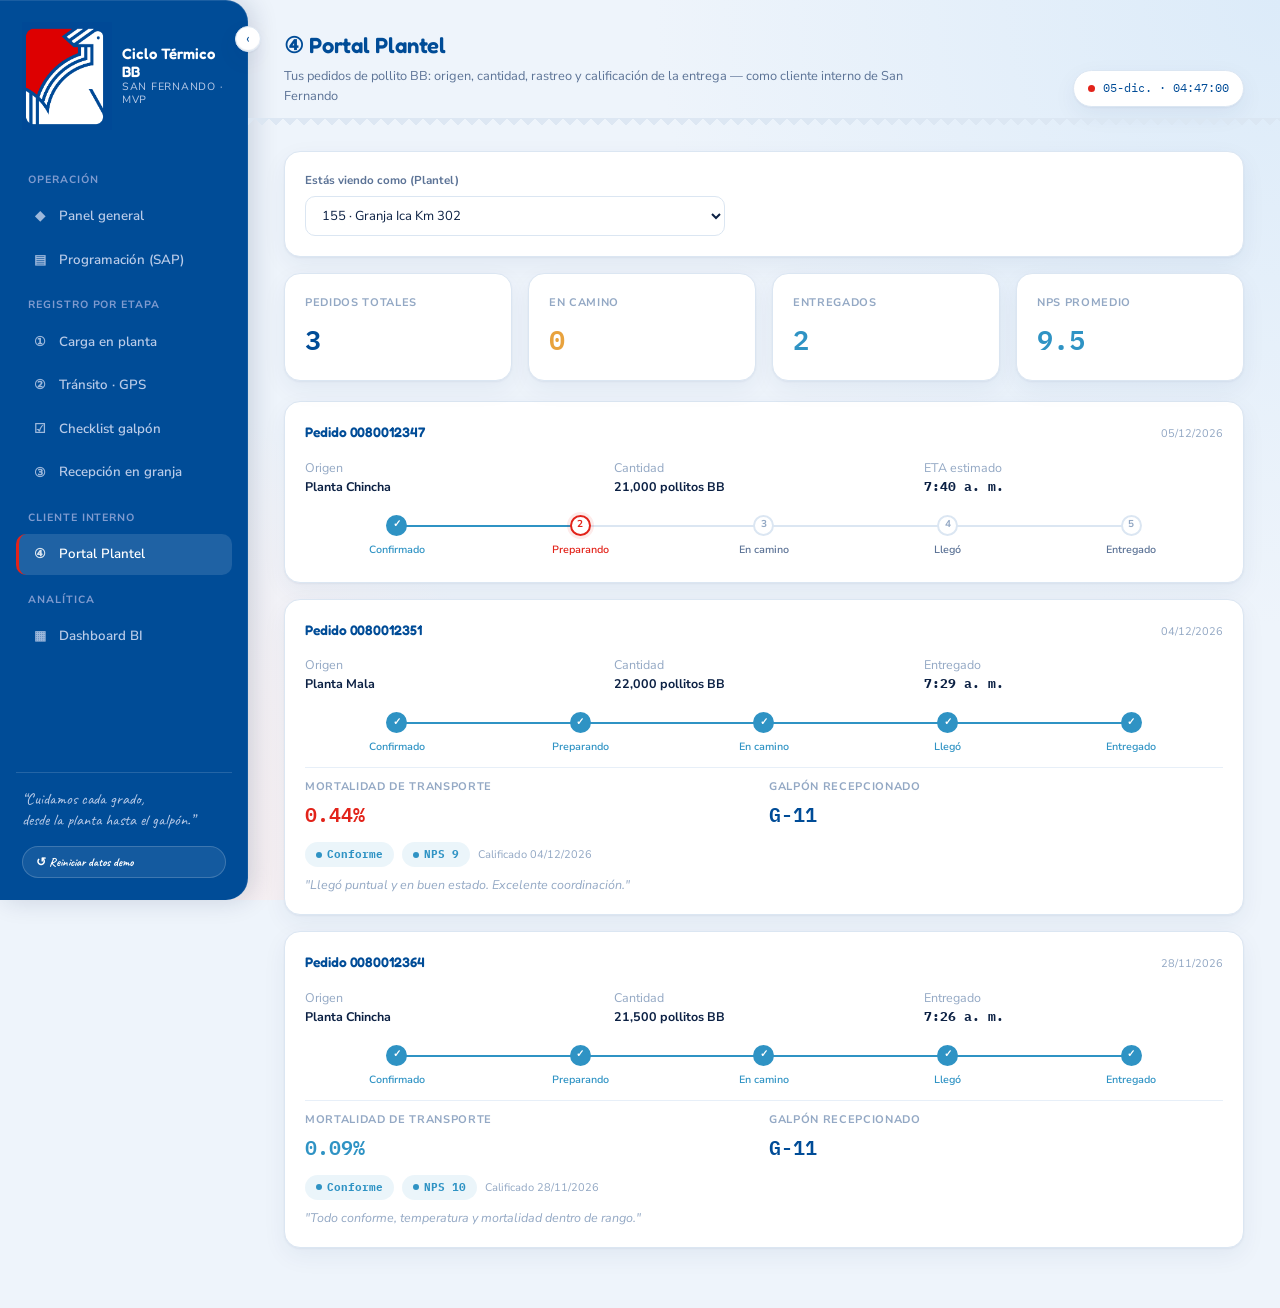
<file: pedidos.html>
<!DOCTYPE html>
<html lang="es">
<head>
<meta charset="UTF-8" />
<meta name="viewport" content="width=device-width, initial-scale=1.0" />
<title>Portal Plantel · Ciclo Térmico BB</title>
<link rel="stylesheet" href="css/style.css" />
</head>
<body>
<script>
  window.PAGE = "pedidos";
  window.PAGE_TITLE = "④ Portal Plantel";
  window.PAGE_SUBTITLE = "Tus pedidos de pollito BB: origen, cantidad, rastreo y calificación de la entrega — como cliente interno de San Fernando";
</script>

<template id="tpl-content">
  <div class="card" style="margin-bottom:16px;">
    <div class="field" style="max-width:420px; margin-bottom:0;">
      <label>Estás viendo como (Plantel)</label>
      <select id="select-plantel"></select>
    </div>
  </div>

  <div id="pedidos-resumen" class="grid grid-4" style="margin-bottom:20px;"></div>

  <div id="pedidos-lista"></div>
</template>

<script src="js/store.js"></script>
<script src="js/util.js"></script>
<script>
  const PEDIDO_PASOS = ["Programado", "En Carga", "En Tránsito", "En Granja", "Finalizado"];
  const PEDIDO_PASO_LABEL = {
    "Programado": "Confirmado",
    "En Carga": "Preparando",
    "En Tránsito": "En camino",
    "En Granja": "Llegó",
    "Finalizado": "Entregado",
  };
  const CONFORMIDAD_LABEL = { conforme: "Conforme", observaciones: "Con observaciones", no_conforme: "No conforme" };
  const CONFORMIDAD_BADGE = { conforme: "optimo", observaciones: "alerta", no_conforme: "critico" };

  // Borrador de calificación en memoria mientras el plantel la completa
  // (recién se guarda al presionar "Enviar calificación").
  let feedbackDraft = {};

  function pedidoStepperHtml(estado) {
    const idxActual = PEDIDO_PASOS.indexOf(estado);
    const entregado = estado === "Finalizado";
    return `<div class="pedido-stepper">${PEDIDO_PASOS.map((paso, idx) => {
      const done = entregado || idx < idxActual;
      const cls = done ? "done" : idx === idxActual ? "active" : "";
      return `<div class="pedido-step ${cls}">
        <div class="dot">${done ? "✓" : idx + 1}</div>
        <div class="step-label">${PEDIDO_PASO_LABEL[paso]}</div>
      </div>`;
    }).join("")}</div>`;
  }

  function npsBadgeCls(nps) {
    if (nps >= 9) return "optimo";
    if (nps >= 7) return "alerta";
    return "critico";
  }

  function feedbackReadonlyHtml(feedback) {
    return `
      <div class="flex gap-8 wrap" style="align-items:center;">
        <span class="badge ${CONFORMIDAD_BADGE[feedback.conformidad] || "sin-dato"}">${CONFORMIDAD_LABEL[feedback.conformidad] || "—"}</span>
        <span class="badge ${npsBadgeCls(feedback.nps)}">NPS ${feedback.nps}</span>
        <span class="faint" style="font-size:11px;">Calificado ${Util.fmtFecha(feedback.fecha)}</span>
      </div>
      ${feedback.comentario ? `<p class="faint" style="margin:8px 0 0; font-size:12.5px; font-style:italic;">"${feedback.comentario}"</p>` : ""}`;
  }

  function feedbackFormHtml(v) {
    const draft = feedbackDraft[v.id] || {};
    return `
      <div style="font-size:12.5px; font-weight:700; color:var(--navy); margin-bottom:10px;">Califica esta entrega</div>
      <div class="field" style="margin-bottom:10px;">
        <label>¿Qué tan probable es que recomiendes este servicio? (NPS)</label>
        <div class="pill-group">
          ${[0,1,2,3,4,5,6,7,8,9,10].map((n) => `<button type="button" class="pill nps-pill ${draft.nps === n ? "active" : ""}" data-viaje="${v.id}" data-valor="${n}">${n}</button>`).join("")}
        </div>
      </div>
      <div class="field" style="margin-bottom:10px;">
        <label>Conformidad del pedido</label>
        <div class="pill-group">
          <button type="button" class="pill conformidad-pill ${draft.conformidad === "conforme" ? "active" : ""}" data-viaje="${v.id}" data-valor="conforme">✓ Conforme</button>
          <button type="button" class="pill conformidad-pill ${draft.conformidad === "observaciones" ? "active" : ""}" data-viaje="${v.id}" data-valor="observaciones">⚠ Con observaciones</button>
          <button type="button" class="pill conformidad-pill ${draft.conformidad === "no_conforme" ? "active" : ""}" data-viaje="${v.id}" data-valor="no_conforme">✕ No conforme</button>
        </div>
      </div>
      <div class="field" style="margin-bottom:10px;">
        <label>Comentario (opcional)</label>
        <textarea class="comentario-input" data-viaje="${v.id}" rows="2" placeholder="Cuéntanos cómo fue la entrega…">${draft.comentario || ""}</textarea>
      </div>
      <button class="btn btn-primary btn-sm" data-enviar-feedback="${v.id}" type="button">Enviar calificación</button>`;
  }

  function pedidoCardHtml(v, viajesDestino) {
    const finalizado = v.estado === "Finalizado";
    const eta = Store.estimarETA(v, viajesDestino);
    const mortalidad = v.granja?.mortalidad;
    const feedback = v.granja?.feedback;

    return `
      <div class="card pedido-card">
        <div class="card-head">
          <h3>Pedido ${v.dtSap}</h3>
          <span class="hint">${Util.fmtFecha(v.fecha)}</span>
        </div>
        <div class="grid grid-3" style="gap:10px; font-size:12.5px;">
          <div><span class="faint">Origen</span><br/><strong>${v.planta}</strong></div>
          <div><span class="faint">Cantidad</span><br/><strong>${(+v.cantidad || 0).toLocaleString("es-PE")} pollitos BB</strong></div>
          <div><span class="faint">${finalizado ? "Entregado" : "ETA estimado"}</span><br/><strong class="mono">${finalizado ? Util.fmtHora(v.horaLlegadaReal) : (eta ? Util.fmtHora(eta) : "—")}</strong></div>
        </div>

        ${pedidoStepperHtml(v.estado)}

        ${finalizado ? `
          <div class="divider" style="margin:14px 0 10px;"></div>
          <div class="grid grid-2" style="gap:10px; margin-bottom:12px;">
            <div class="kpi-card" style="gap:4px;">
              <div class="kpi-label">Mortalidad de transporte</div>
              <div class="kpi-value ${mortalidad != null && mortalidad > 0.4 ? "heat" : "cool"}" style="font-size:20px;">${mortalidad != null ? mortalidad.toFixed(2) + "%" : "—"}</div>
            </div>
            <div class="kpi-card" style="gap:4px;">
              <div class="kpi-label">Galpón recepcionado</div>
              <div class="kpi-value" style="font-size:20px;">${v.granja?.loteRecepcion?.galpon || "—"}</div>
            </div>
          </div>
          ${feedback ? feedbackReadonlyHtml(feedback) : feedbackFormHtml(v)}
        ` : ""}
      </div>`;
  }

  window.initPage = function () {
    document.getElementById("page-content").appendChild(
      document.getElementById("tpl-content").content.cloneNode(true)
    );

    const selectPlantel = document.getElementById("select-plantel");
    const plantelesOrdenados = Object.entries(Store.UBICACION_POR_DESTINO)
      .sort((a, b) => (a[1].codigoPlantel || "").localeCompare(b[1].codigoPlantel || ""));
    selectPlantel.innerHTML = plantelesOrdenados
      .map(([nombre, info]) => `<option value="${nombre}">${info.codigoPlantel || "—"} · ${nombre}</option>`)
      .join("");

    const preplantel = Util.qs("plantel");
    if (preplantel && Store.UBICACION_POR_DESTINO[preplantel]) selectPlantel.value = preplantel;

    function render() {
      const plantel = selectPlantel.value;
      const todos = Store.getViajes();
      const pedidos = todos
        .filter((v) => v.destino1 === plantel)
        .sort((a, b) => (b.fecha + (b.horaSalidaPlan || "")).localeCompare(a.fecha + (a.horaSalidaPlan || "")));

      const enCamino = pedidos.filter((v) => v.estado === "En Tránsito").length;
      const entregados = pedidos.filter((v) => v.estado === "Finalizado");
      const npsValores = entregados.map((v) => v.granja?.feedback?.nps).filter((n) => n != null);
      const npsProm = npsValores.length ? +Store.promedio(npsValores).toFixed(1) : null;

      document.getElementById("pedidos-resumen").innerHTML = `
        <div class="card kpi-card">
          <div class="kpi-label">Pedidos totales</div>
          <div class="kpi-value">${pedidos.length}</div>
        </div>
        <div class="card kpi-card">
          <div class="kpi-label">En camino</div>
          <div class="kpi-value warn">${enCamino}</div>
        </div>
        <div class="card kpi-card">
          <div class="kpi-label">Entregados</div>
          <div class="kpi-value cool">${entregados.length}</div>
        </div>
        <div class="card kpi-card">
          <div class="kpi-label">NPS promedio</div>
          <div class="kpi-value ${npsProm != null && npsProm < 7 ? "heat" : "cool"}">${npsProm != null ? npsProm : "—"}</div>
        </div>`;

      const cont = document.getElementById("pedidos-lista");
      cont.innerHTML = pedidos.length
        ? pedidos.map((v) => pedidoCardHtml(v, todos)).join("")
        : `<div class="card empty-state">Este plantel no tiene pedidos registrados todavía.</div>`;
    }

    document.getElementById("pedidos-lista").addEventListener("click", (e) => {
      const npsBtn = e.target.closest(".nps-pill");
      if (npsBtn) {
        const vid = npsBtn.getAttribute("data-viaje");
        feedbackDraft[vid] = { ...feedbackDraft[vid], nps: parseInt(npsBtn.getAttribute("data-valor"), 10) };
        render();
        return;
      }
      const confBtn = e.target.closest(".conformidad-pill");
      if (confBtn) {
        const vid = confBtn.getAttribute("data-viaje");
        feedbackDraft[vid] = { ...feedbackDraft[vid], conformidad: confBtn.getAttribute("data-valor") };
        render();
        return;
      }
      const enviarBtn = e.target.closest("[data-enviar-feedback]");
      if (enviarBtn) {
        const vid = enviarBtn.getAttribute("data-enviar-feedback");
        const draft = feedbackDraft[vid] || {};
        if (draft.nps == null || !draft.conformidad) {
          alert("Selecciona un puntaje NPS y la conformidad del pedido antes de enviar.");
          return;
        }
        const v = Store.getViaje(vid);
        const granja = v.granja || {};
        granja.feedback = {
          nps: draft.nps,
          conformidad: draft.conformidad,
          comentario: (draft.comentario || "").trim(),
          fecha: new Date().toISOString().slice(0, 10),
        };
        Store.updateViaje(vid, { granja });
        delete feedbackDraft[vid];
        render();
      }
    });

    document.getElementById("pedidos-lista").addEventListener("input", (e) => {
      if (!e.target.classList.contains("comentario-input")) return;
      const vid = e.target.getAttribute("data-viaje");
      feedbackDraft[vid] = { ...feedbackDraft[vid], comentario: e.target.value };
    });

    selectPlantel.addEventListener("change", render);
    render();
  };
</script>
<script src="js/nav.js"></script>
</body>
</html>
</file>
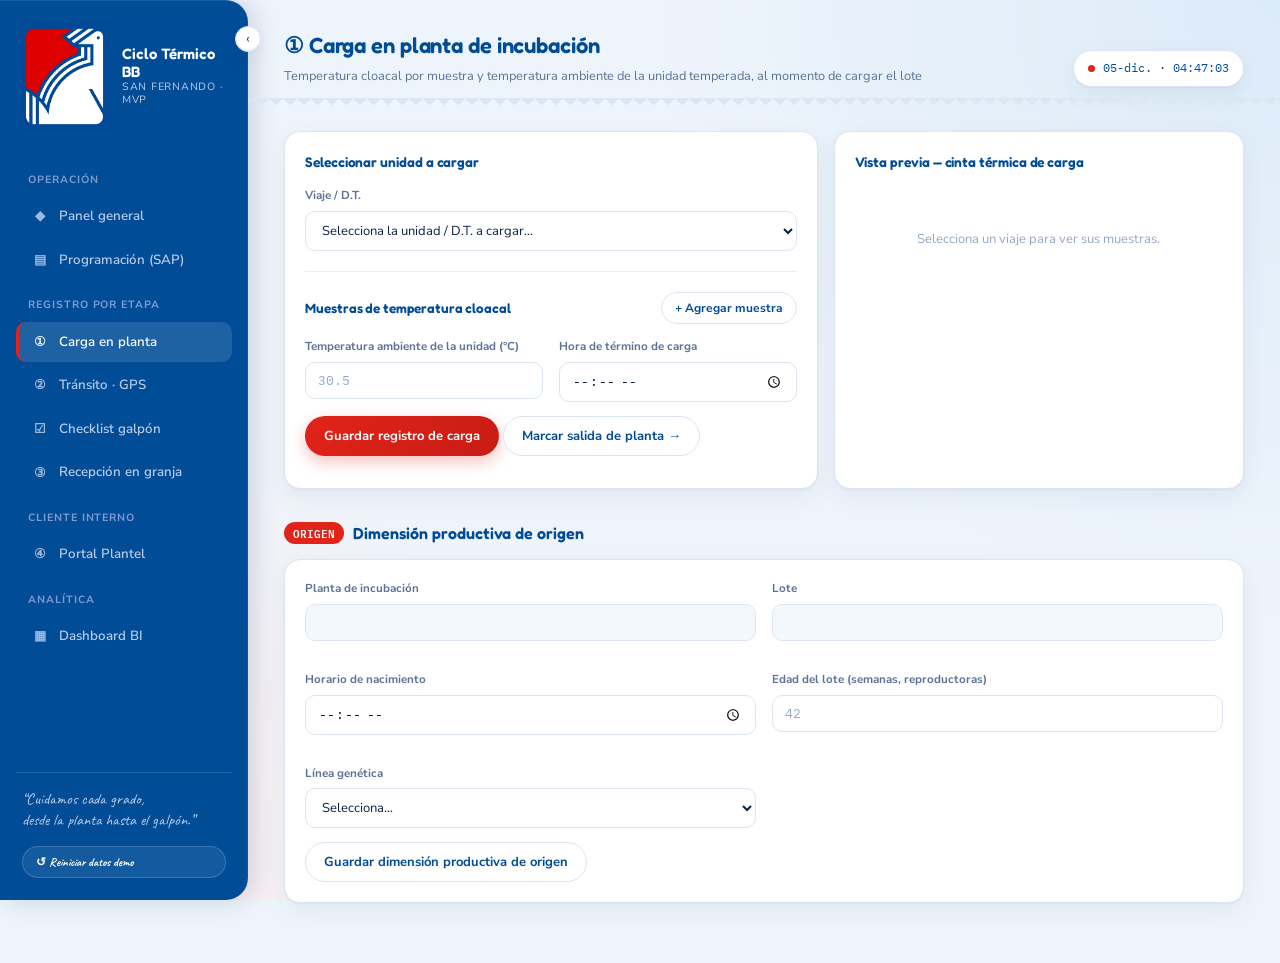
<file: planta.html>
<!DOCTYPE html>
<html lang="es">
<head>
<meta charset="UTF-8" />
<meta name="viewport" content="width=device-width, initial-scale=1.0" />
<title>Carga en planta · Ciclo Térmico BB</title>
<link rel="stylesheet" href="css/style.css" />
</head>
<body>
<script>
  window.PAGE = "planta";
  window.PAGE_TITLE = "① Carga en planta de incubación";
  window.PAGE_SUBTITLE = "Temperatura cloacal por muestra y temperatura ambiente de la unidad temperada, al momento de cargar el lote";
</script>

<template id="tpl-content">
  <div class="two-col">
    <div class="card">
      <div class="card-head"><h3>Seleccionar unidad a cargar</h3></div>
      <div class="field">
        <label>Viaje / D.T.</label>
        <select id="select-viaje"></select>
      </div>

      <div id="viaje-detalle"></div>

      <hr class="divider" />

      <div class="flex-between" style="margin-bottom:10px;">
        <h3 style="font-size:13.5px;">Muestras de temperatura cloacal</h3>
        <button class="btn btn-sm" id="btn-add-muestra" type="button">+ Agregar muestra</button>
      </div>
      <div id="muestras-rows"></div>

      <div class="grid grid-2" style="margin-top:14px;">
        <div class="field">
          <label>Temperatura ambiente de la unidad (°C)</label>
          <input class="mono" type="number" step="0.1" id="input-temp-ambiente" placeholder="30.5" />
        </div>
        <div class="field">
          <label>Hora de término de carga</label>
          <input class="mono" type="time" id="input-hora-carga" />
        </div>
      </div>

      <button class="btn btn-primary" id="btn-guardar-planta" type="button">Guardar registro de carga</button>
      <button class="btn" id="btn-marcar-salida" type="button">Marcar salida de planta →</button>
      <p class="faint" id="msg-guardado" style="margin-top:10px; font-size:12px;"></p>
    </div>

    <div class="card">
      <div class="card-head"><h3>Vista previa — cinta térmica de carga</h3></div>
      <div id="ribbon-preview" class="empty-state">Selecciona un viaje para ver sus muestras.</div>
    </div>
  </div>

  <div class="section-title"><span class="eyebrow">ORIGEN</span> Dimensión productiva de origen</div>
  <div class="card">
    <div class="grid grid-2">
      <div class="field"><label>Planta de incubación</label><input class="mono" id="p-planta" readonly /></div>
      <div class="field"><label>Lote</label><input class="mono" id="p-lote" readonly /></div>
      <div class="field"><label>Horario de nacimiento</label><input class="mono" type="time" id="p-hora-nacimiento" /></div>
      <div class="field"><label>Edad del lote (semanas, reproductoras)</label><input class="mono" type="number" step="1" min="0" id="p-edad-lote" placeholder="42" /></div>
      <div class="field"><label>Línea genética</label>
        <select id="p-linea-genetica">
          <option value="">Selecciona…</option>
          <option>Ross 308</option>
          <option>Cobb 500</option>
          <option>Hubbard Flex</option>
        </select>
      </div>
    </div>
    <button class="btn" id="btn-guardar-origen" type="button">Guardar dimensión productiva de origen</button>
  </div>
</template>

<script src="js/store.js"></script>
<script src="js/util.js"></script>
<script src="js/thermal-ribbon.js"></script>
<script>
  let muestraIdSeq = 1;
  let muestrasActuales = [];
  let formBloqueado = false;

  // Estados en los que la unidad todavía puede recibir/editar su registro
  // de carga en planta. Una vez que salió de planta (o más adelante en el
  // ciclo), el registro de carga queda bloqueado — ya no se debe editar.
  const ESTADOS_EDITABLES_PLANTA = ["Programado", "En Carga"];

  function pintarMuestras() {
    document.getElementById("muestras-rows").innerHTML = muestrasActuales
      .map(
        (m, idx) => `
      <div class="flex gap-8 wrap" style="margin-bottom:8px;" data-row="${m._id}">
        <input class="mono" style="width:70px;" value="Muestra ${idx + 1}" disabled />
        <input class="mono temp-input" type="number" step="0.1" placeholder="40.1" value="${m.tempCloacal ?? ""}" style="width:110px;" ${formBloqueado ? "disabled" : ""} />
        <button class="btn btn-sm btn-ghost" type="button" data-remove="${m._id}" ${formBloqueado ? "disabled" : ""}>✕</button>
      </div>`
      )
      .join("");

    if (formBloqueado) return;

    document.querySelectorAll(".temp-input").forEach((inp, idx) => {
      inp.addEventListener("input", () => {
        muestrasActuales[idx].tempCloacal = inp.value ? parseFloat(inp.value) : null;
        actualizarPreview();
      });
    });
    document.querySelectorAll("[data-remove]").forEach((btn) => {
      btn.addEventListener("click", () => {
        const id = btn.getAttribute("data-remove");
        muestrasActuales = muestrasActuales.filter((m) => m._id !== id);
        pintarMuestras();
        actualizarPreview();
      });
    });
  }

  function setFormBloqueado(bloqueado) {
    formBloqueado = bloqueado;
    ["input-temp-ambiente", "input-hora-carga", "btn-add-muestra", "btn-guardar-planta", "btn-marcar-salida",
     "p-hora-nacimiento", "p-edad-lote", "p-linea-genetica", "btn-guardar-origen"]
      .forEach((id) => { const el = document.getElementById(id); if (el) el.disabled = bloqueado; });
  }

  function actualizarPreview() {
    const cont = document.getElementById("ribbon-preview");
    const validas = muestrasActuales.filter((m) => m.tempCloacal != null);
    if (!validas.length) {
      cont.innerHTML = `<div class="empty-state">Aún no hay muestras registradas.</div>`;
      return;
    }
    cont.innerHTML = "";
    renderThermalRibbon(
      cont,
      validas.map((m, i) => ({ label: `Muestra ${i + 1}`, temp: m.tempCloacal }))
    );
  }

  window.initPage = function () {
    document.getElementById("page-content").appendChild(
      document.getElementById("tpl-content").content.cloneNode(true)
    );

    const select = document.getElementById("select-viaje");
    // Solo unidades que todavía no salieron de planta — una vez en
    // tránsito/granja, ya no corresponde cargarlas acá.
    const todos = Store.getViajes().filter((v) => ESTADOS_EDITABLES_PLANTA.includes(v.estado));
    Util.fillSelectViajes(select, todos, { placeholder: "Selecciona la unidad / D.T. a cargar…" });

    const preId = Util.qs("id");
    if (preId) select.value = preId;

    function cargarViaje() {
      const v = Store.getViaje(select.value);
      const detalle = document.getElementById("viaje-detalle");
      if (!v) {
        detalle.innerHTML = "";
        muestrasActuales = [];
        pintarMuestras();
        actualizarPreview();
        return;
      }
      const bloqueada = !ESTADOS_EDITABLES_PLANTA.includes(v.estado);

      detalle.innerHTML = `
        <div class="grid grid-2" style="font-size:12.5px; margin:10px 0;">
          <div><span class="faint">Destino:</span> ${v.destino1}</div>
          <div><span class="faint">Lote:</span> ${v.edadLotes}</div>
          <div><span class="faint">Galpón origen:</span> ${v.galpon}</div>
          <div><span class="faint">Unidad / Placa:</span> ${v.unidad} · ${v.placa}</div>
          <div><span class="faint">Conductor:</span> ${v.conductor}</div>
          <div><span class="faint">Estado actual:</span> ${Util.badgeEstado(v.estado)}</div>
        </div>
        ${bloqueada ? `<div class="badge critico" style="margin-top:4px; white-space:normal; height:auto;">Unidad ya salió de planta — registro de carga bloqueado</div>` : ""}`;

      muestrasActuales = (v.cargaPlanta.muestras || []).map((m) => ({ _id: "m" + muestraIdSeq++, tempCloacal: m.tempCloacal }));
      if (!muestrasActuales.length) {
        muestrasActuales = [1, 2, 3].map(() => ({ _id: "m" + muestraIdSeq++, tempCloacal: null }));
      }
      document.getElementById("input-temp-ambiente").value = v.cargaPlanta.tempAmbienteUnidad ?? "";
      document.getElementById("input-hora-carga").value = v.cargaPlanta.horaRegistro || v.horaCargaFinPlan || "";

      document.getElementById("p-planta").value = v.planta || "";
      document.getElementById("p-lote").value = v.edadLotes || "";
      document.getElementById("p-hora-nacimiento").value = v.cargaPlanta.horaNacimiento || "";
      document.getElementById("p-edad-lote").value = v.cargaPlanta.edadLoteSemanas ?? "";
      document.getElementById("p-linea-genetica").value = v.cargaPlanta.lineaGenetica || "";

      setFormBloqueado(bloqueada);
      pintarMuestras();
      actualizarPreview();
    }

    select.addEventListener("change", cargarViaje);
    if (preId) cargarViaje();

    document.getElementById("btn-add-muestra").addEventListener("click", () => {
      muestrasActuales.push({ _id: "m" + muestraIdSeq++, tempCloacal: null });
      pintarMuestras();
    });

    function guardar() {
      const v = Store.getViaje(select.value);
      if (!v) { alert("Selecciona un viaje primero."); return null; }
      const muestras = muestrasActuales
        .filter((m) => m.tempCloacal != null)
        .map((m, idx) => ({ n: idx + 1, tempCloacal: m.tempCloacal }));
      const cargaPlanta = {
        tempAmbienteUnidad: parseFloat(document.getElementById("input-temp-ambiente").value) || null,
        muestras,
        horaRegistro: document.getElementById("input-hora-carga").value,
        horaNacimiento: document.getElementById("p-hora-nacimiento").value,
        edadLoteSemanas: document.getElementById("p-edad-lote").value ? parseInt(document.getElementById("p-edad-lote").value, 10) : null,
        lineaGenetica: document.getElementById("p-linea-genetica").value,
      };
      return Store.updateViaje(v.id, { cargaPlanta });
    }

    document.getElementById("btn-guardar-planta").addEventListener("click", () => {
      const r = guardar();
      if (r) document.getElementById("msg-guardado").textContent = "✓ Registro de carga guardado — " + new Date().toLocaleTimeString("es-PE");
    });

    document.getElementById("btn-guardar-origen").addEventListener("click", () => {
      const r = guardar();
      if (r) document.getElementById("msg-guardado").textContent = "✓ Dimensión productiva de origen guardada — " + new Date().toLocaleTimeString("es-PE");
    });

    document.getElementById("btn-marcar-salida").addEventListener("click", () => {
      const v = guardar();
      if (!v) return;
      const hora = new Date().toTimeString().slice(0, 5);
      Store.updateViaje(v.id, {
        estado: "En Tránsito",
        horaSalidaReal: hora,
        geocercas: [
          { nombre: "Planta - Salida", hora, estado: "Cruzada" },
          ...v.geocercas.slice(1).map((g) => ({ ...g })),
        ],
      });
      document.getElementById("msg-guardado").textContent = "✓ Salida marcada a las " + hora + ". Unidad ahora en tránsito.";
      window.location.href = "transito.html?id=" + v.id;
    });
  };
</script>
<script src="js/nav.js"></script>
</body>
</html>
</file>
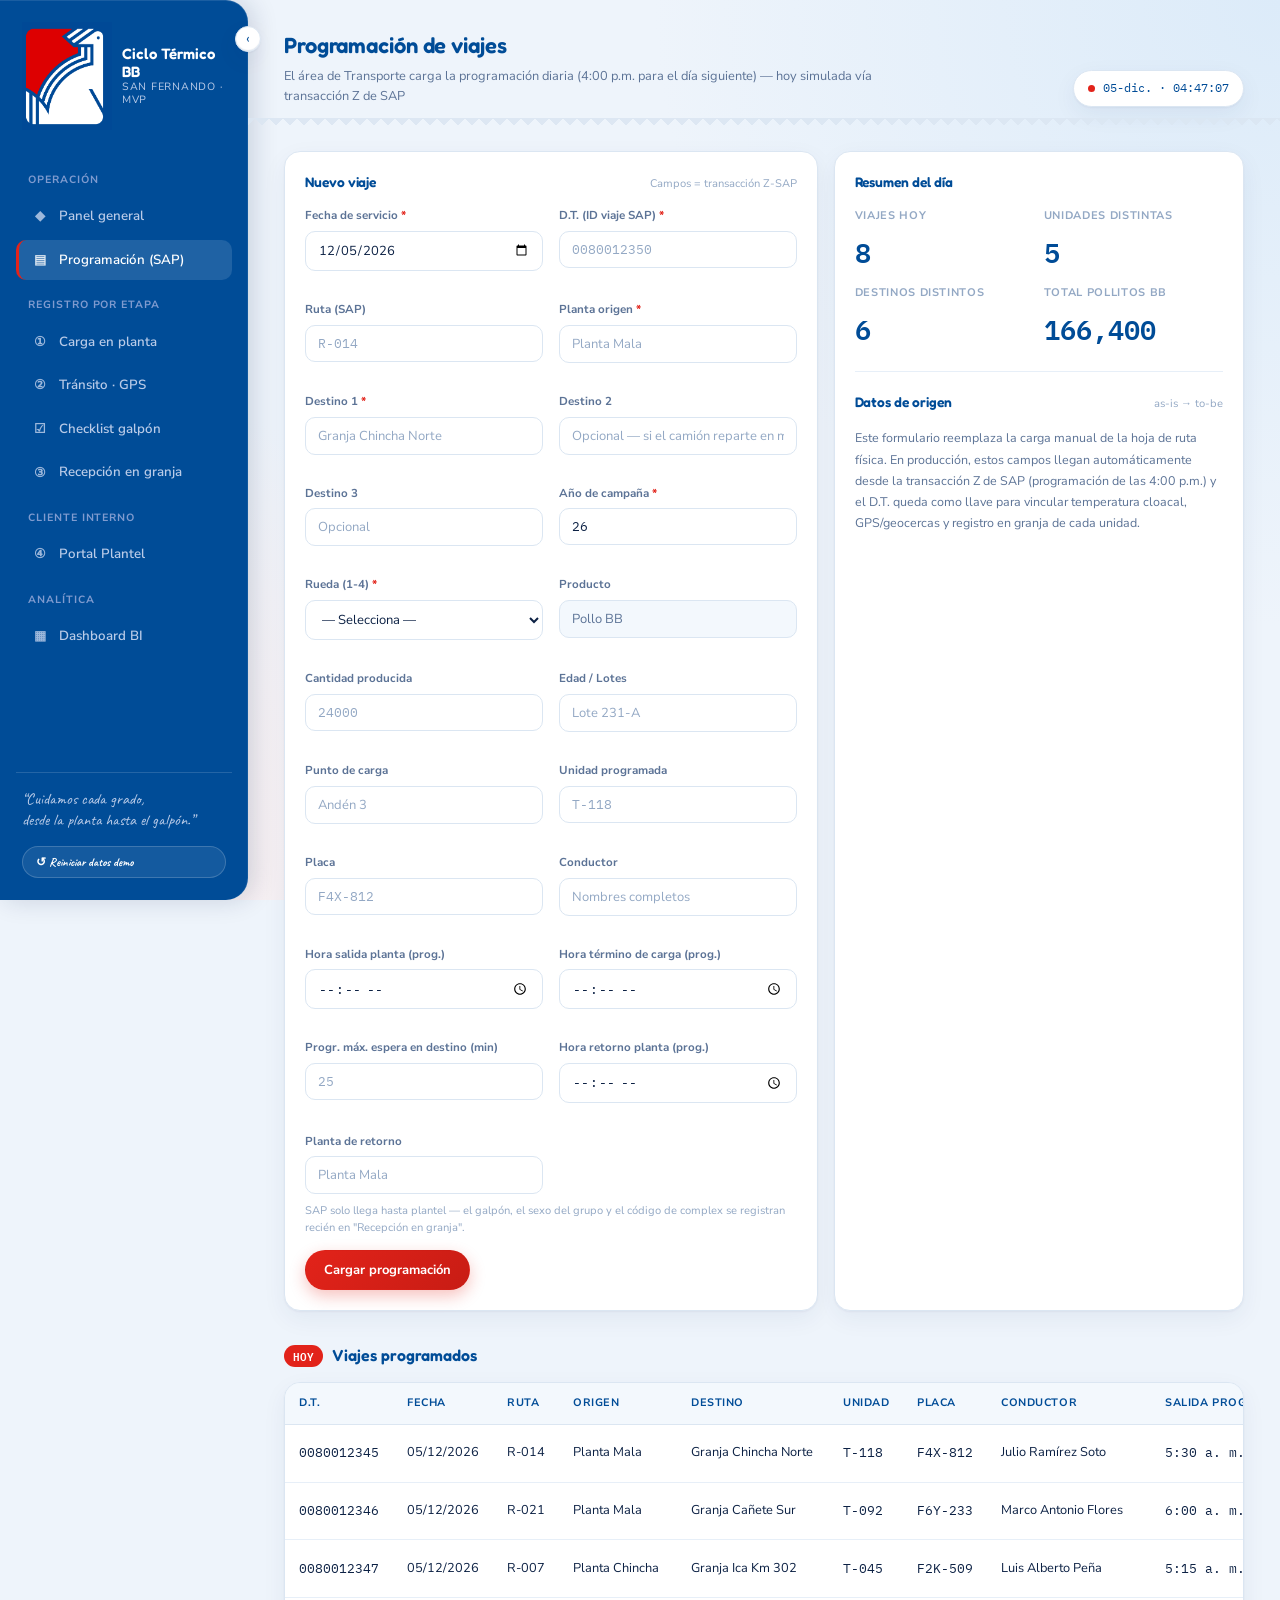
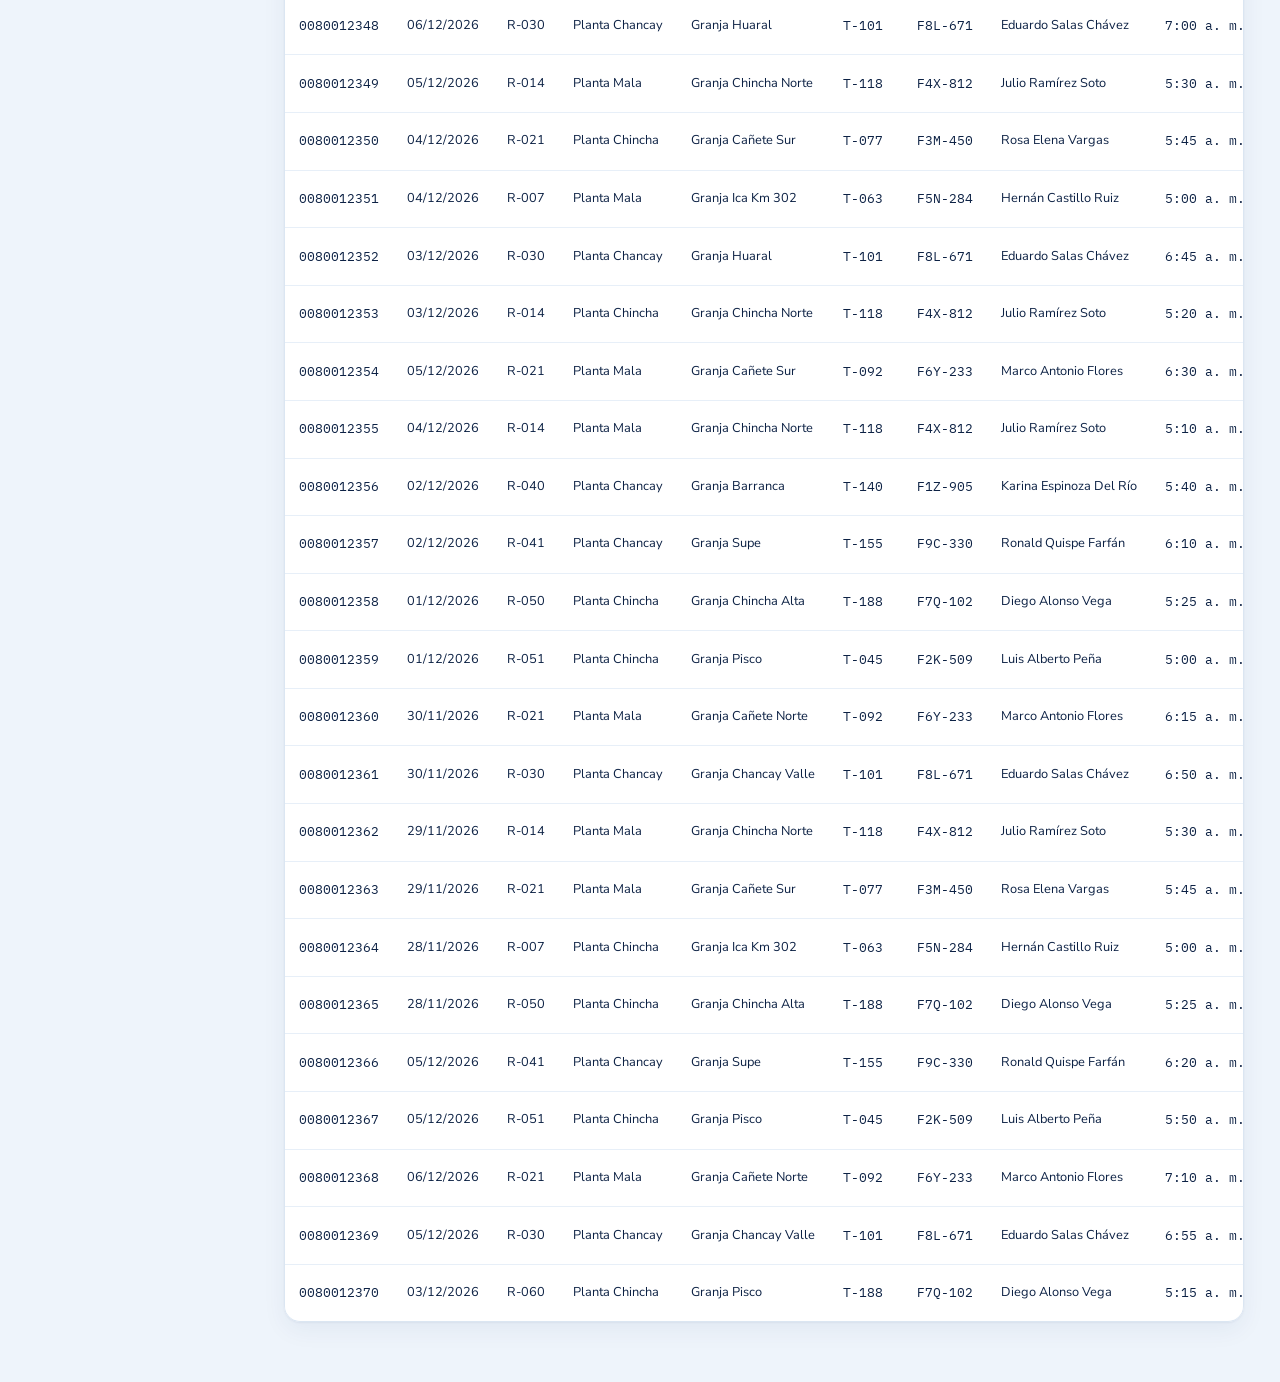
<file: programacion.html>
<!DOCTYPE html>
<html lang="es">
<head>
<meta charset="UTF-8" />
<meta name="viewport" content="width=device-width, initial-scale=1.0" />
<title>Programación (SAP) · Ciclo Térmico BB</title>
<link rel="stylesheet" href="css/style.css" />
</head>
<body>
<script>
  window.PAGE = "programacion";
  window.PAGE_TITLE = "Programación de viajes";
  window.PAGE_SUBTITLE = "El área de Transporte carga la programación diaria (4:00 p.m. para el día siguiente) — hoy simulada vía transacción Z de SAP";
</script>

<template id="tpl-content">
  <div class="two-col">
    <div class="card">
      <div class="card-head">
        <h3>Nuevo viaje</h3>
        <span class="hint">Campos = transacción Z-SAP</span>
      </div>
      <form id="form-viaje">
        <div class="grid grid-2">
          <div class="field"><label>Fecha de servicio <span class="req">*</span></label><input type="date" name="fecha" required /></div>
          <div class="field"><label>D.T. (ID viaje SAP) <span class="req">*</span></label><input class="mono" name="dtSap" placeholder="0080012350" required /></div>
          <div class="field"><label>Ruta (SAP)</label><input class="mono" name="ruta" placeholder="R-014" /></div>
          <div class="field"><label>Planta origen <span class="req">*</span></label><input name="planta" placeholder="Planta Mala" required /></div>
          <div class="field"><label>Destino 1 <span class="req">*</span></label><input name="destino1" placeholder="Granja Chincha Norte" required /></div>
          <div class="field"><label>Destino 2</label><input name="destino2" placeholder="Opcional — si el camión reparte en más de un plantel" /></div>
          <div class="field"><label>Destino 3</label><input name="destino3" placeholder="Opcional" /></div>
          <div class="field"><label>Año de campaña <span class="req">*</span></label><input class="mono" type="number" name="anioCampana" min="0" max="99" placeholder="26" /></div>
          <div class="field"><label>Rueda (1-4) <span class="req">*</span></label><select name="rueda"><option value="">— Selecciona —</option><option value="1">1</option><option value="2">2</option><option value="3">3</option><option value="4">4</option></select></div>
          <div class="field"><label>Producto</label><input name="producto" value="Pollo BB" readonly /></div>
          <div class="field"><label>Cantidad producida</label><input class="mono" type="number" name="cantidad" placeholder="24000" /></div>
          <div class="field"><label>Edad / Lotes</label><input name="edadLotes" placeholder="Lote 231-A" /></div>
          <div class="field"><label>Punto de carga</label><input name="puntoCarga" placeholder="Andén 3" /></div>
          <div class="field"><label>Unidad programada</label><input class="mono" name="unidad" placeholder="T-118" /></div>
          <div class="field"><label>Placa</label><input class="mono" name="placa" placeholder="F4X-812" /></div>
          <div class="field"><label>Conductor</label><input name="conductor" placeholder="Nombres completos" /></div>
          <div class="field"><label>Hora salida planta (prog.)</label><input class="mono" type="time" name="horaSalidaPlan" /></div>
          <div class="field"><label>Hora término de carga (prog.)</label><input class="mono" type="time" name="horaCargaFinPlan" /></div>
          <div class="field"><label>Progr. máx. espera en destino (min)</label><input class="mono" type="number" name="esperaMaxMin" placeholder="25" /></div>
          <div class="field"><label>Hora retorno planta (prog.)</label><input class="mono" type="time" name="horaRetornoPlan" /></div>
          <div class="field"><label>Planta de retorno</label><input name="plantaRetorno" placeholder="Planta Mala" /></div>
        </div>
        <p class="faint" style="font-size:11px; margin:-6px 0 14px;">SAP solo llega hasta plantel — el galpón, el sexo del grupo y el código de complex se registran recién en "Recepción en granja".</p>
        <button class="btn btn-primary" type="submit">Cargar programación</button>
      </form>
    </div>

    <div class="card">
      <div class="card-head"><h3>Resumen del día</h3></div>
      <div id="resumen-dia"></div>
      <hr class="divider" />
      <div class="card-head"><h3>Datos de origen</h3><span class="hint">as-is → to-be</span></div>
      <p class="muted" style="font-size:12.5px; line-height:1.7;">
        Este formulario reemplaza la carga manual de la hoja de ruta física.
        En producción, estos campos llegan automáticamente desde la
        transacción Z de SAP (programación de las 4:00 p.m.) y el D.T. queda
        como llave para vincular temperatura cloacal, GPS/geocercas y
        registro en granja de cada unidad.
      </p>
    </div>
  </div>

  <div class="section-title"><span class="eyebrow">HOY</span> Viajes programados</div>
  <div class="table-wrap">
    <table>
      <thead>
        <tr>
          <th>D.T.</th><th>Fecha</th><th>Ruta</th><th>Origen</th><th>Destino</th>
          <th>Unidad</th><th>Placa</th><th>Conductor</th><th>Salida prog.</th><th>Estado</th>
          <th>Checklist galpón</th><th></th>
        </tr>
      </thead>
      <tbody id="body-viajes"></tbody>
    </table>
  </div>
</template>

<script src="js/store.js"></script>
<script src="js/util.js"></script>
<script>
  function checklistBadgeHtml(plantel, galpon) {
    const cl = Store.getChecklist(plantel, galpon);
    const estado = Store.clasificarChecklist(cl);
    const label = Store.CHECKLIST_ESTADO_LABEL[estado];
    const cls = Store.CHECKLIST_ESTADO_BADGE[estado];
    const href = `checklist.html?plantel=${encodeURIComponent(plantel || "")}&galpon=${encodeURIComponent(galpon || "")}`;
    return `<a href="${href}" class="badge ${cls}" style="text-decoration:none;">${label}</a>`;
  }

  window.initPage = function () {
    document.getElementById("page-content").appendChild(
      document.getElementById("tpl-content").content.cloneNode(true)
    );

    const today = new Date().toISOString().slice(0, 10);
    document.querySelector('input[name="fecha"]').value = today;

    // El año de campaña se sugiere a partir de la fecha de servicio (los
    // 2 últimos dígitos del año), pero queda editable por si la campaña
    // del negocio no coincide con el año calendario. El complex en sí no
    // se arma acá: año, rueda y sexo solo viajan con el registro para que
    // "Recepción en granja" los use al confirmar cada grupo recepcionado.
    const inputAnio = document.querySelector('input[name="anioCampana"]');
    function sugerirAnioCampana() {
      const fecha = document.querySelector('input[name="fecha"]').value;
      if (fecha && !inputAnio.value) inputAnio.value = fecha.slice(2, 4);
    }
    document.querySelector('input[name="fecha"]').addEventListener("change", sugerirAnioCampana);

    sugerirAnioCampana();

    function draw() {
      const viajes = Store.getViajes();
      const hoy = viajes.filter((v) => v.fecha === today);

      document.getElementById("resumen-dia").innerHTML = `
        <div class="grid grid-2" style="gap:10px;">
          <div class="kpi-card"><div class="kpi-label">Viajes hoy</div><div class="kpi-value">${hoy.length}</div></div>
          <div class="kpi-card"><div class="kpi-label">Unidades distintas</div><div class="kpi-value">${new Set(hoy.map(v=>v.unidad)).size}</div></div>
          <div class="kpi-card"><div class="kpi-label">Destinos distintos</div><div class="kpi-value">${new Set(hoy.map(v=>v.destino1)).size}</div></div>
          <div class="kpi-card"><div class="kpi-label">Total pollitos BB</div><div class="kpi-value">${hoy.reduce((a,v)=>a+(+v.cantidad||0),0).toLocaleString("es-PE")}</div></div>
        </div>`;

      document.getElementById("body-viajes").innerHTML = viajes
        .map(
          (v) => `
        <tr>
          <td class="mono">${v.dtSap}</td>
          <td>${Util.fmtFecha(v.fecha)}</td>
          <td>${v.ruta}</td>
          <td>${v.planta}</td>
          <td>${v.destino1}</td>
          <td class="mono">${v.unidad}</td>
          <td class="mono">${v.placa}</td>
          <td>${v.conductor}</td>
          <td class="mono">${Util.fmtHora(v.horaSalidaPlan)}</td>
          <td>${Util.badgeEstado(v.estado)}</td>
          <td>${Store.destinosGalpones(v).map((p) => checklistBadgeHtml(p.destino, p.galpon)).join(" ") || "—"}</td>
          <td><a class="btn btn-sm btn-ghost" href="viaje.html?id=${v.id}">Ver →</a></td>
        </tr>`
        )
        .join("");
    }

    document.getElementById("form-viaje").addEventListener("submit", (e) => {
      e.preventDefault();
      const fd = new FormData(e.target);
      const viaje = Object.fromEntries(fd.entries());
      viaje.producto = "Pollo BB";
      viaje.estado = "Programado";
      viaje.horaSalidaReal = "";
      viaje.horaLlegadaReal = "";
      Store.addViaje(viaje);
      e.target.reset();
      document.querySelector('input[name="fecha"]').value = today;
      sugerirAnioCampana();
      draw();
    });

    draw();
  };
</script>
<script src="js/nav.js"></script>
</body>
</html>
</file>
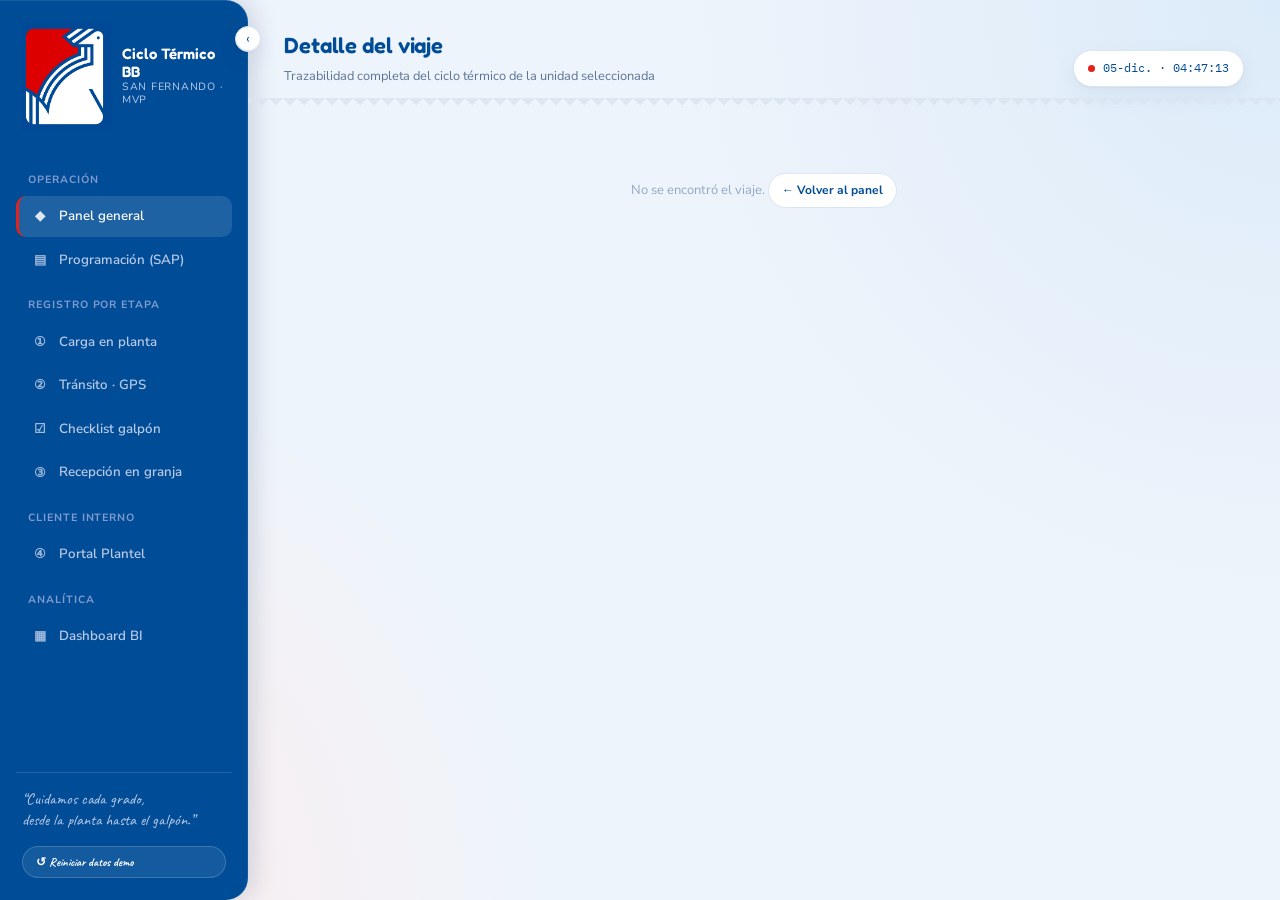
<file: viaje.html>
<!DOCTYPE html>
<html lang="es">
<head>
<meta charset="UTF-8" />
<meta name="viewport" content="width=device-width, initial-scale=1.0" />
<title>Detalle de viaje · Ciclo Térmico BB</title>
<link rel="stylesheet" href="css/style.css" />
</head>
<body>
<script>
  window.PAGE = "dashboard";
  window.PAGE_TITLE = "Detalle del viaje";
  window.PAGE_SUBTITLE = "Trazabilidad completa del ciclo térmico de la unidad seleccionada";
</script>

<template id="tpl-content">
  <div id="contenido"></div>
</template>

<script src="js/store.js"></script>
<script src="js/util.js"></script>
<script src="js/thermal-ribbon.js"></script>
<script>
  window.initPage = function () {
    document.getElementById("page-content").appendChild(
      document.getElementById("tpl-content").content.cloneNode(true)
    );
    const v = Store.getViaje(Util.qs("id"));
    const cont = document.getElementById("contenido");
    if (!v) {
      cont.innerHTML = `<div class="empty-state">No se encontró el viaje. <a class="btn btn-sm" href="index.html">← Volver al panel</a></div>`;
      return;
    }

    const promC = Store.promedio(v.cargaPlanta.muestras.map((m) => m.tempCloacal));
    const promAmb = Store.promedio(v.transito.serie.map((s) => s.temp));
    const promL = v.granja ? Store.promedio(v.granja.muestrasLlegada.map((m) => m.tempCloacal)) : null;
    const contraste = Store.contrastarDatalogger(v.transito.serie, v.transito.datalogger?.serie || []);
    const checklistsViaje = Store.destinosGalpones(v).map((p) => ({
      ...p,
      estado: Store.clasificarChecklist(Store.getChecklist(p.destino, p.galpon)),
      href: `checklist.html?plantel=${encodeURIComponent(p.destino)}&galpon=${encodeURIComponent(p.galpon || "")}`,
    }));

    cont.innerHTML = `
      <div class="flex-between wrap" style="margin-bottom:16px;">
        <div>
          <h2 style="font-family:var(--font-display); font-size:19px;">${v.dtSap} · ${v.ruta}</h2>
          <div class="muted" style="font-size:12.5px; margin-top:4px;">
            ${v.planta} → ${v.destino1} · Lote ${v.edadLotes} · Unidad ${v.unidad} (${v.placa}) · Conductor: ${v.conductor}
          </div>
          ${v.granja?.loteRecepcion?.complex
            ? `<div class="muted mono" style="font-size:12px; margin-top:4px;">Complex: ${v.granja.loteRecepcion.complex}</div>`
            : ""}
        </div>
        ${Util.badgeEstado(v.estado)}
      </div>

      <div class="card" style="margin-bottom:20px;">
        <div class="card-head"><h3>Cinta térmica del ciclo</h3><span class="hint">Fecha ${Util.fmtFecha(v.fecha)}</span></div>
        <div id="ribbon"></div>
      </div>

      <div class="grid grid-3" style="margin-bottom:24px;">
        <div class="card kpi-card">
          <div class="kpi-label">① Temp. cloacal — salida planta</div>
          <div class="kpi-value cool">${promC != null ? promC.toFixed(1) + "°C" : "—"}</div>
          <div class="kpi-delta">${v.cargaPlanta.muestras.length} muestras · amb. unidad ${v.cargaPlanta.tempAmbienteUnidad ?? "—"}°C</div>
        </div>
        <div class="card kpi-card">
          <div class="kpi-label">② Temp. ambiente en tránsito</div>
          <div class="kpi-value">${promAmb != null ? promAmb.toFixed(1) + "°C" : "—"}</div>
          <div class="kpi-delta">${v.transito.serie.length} lecturas de sensor</div>
          <div>${contraste ? `<span class="badge ${contraste.consistente ? "optimo" : "critico"}">${contraste.consistente ? "Datalogger OK" : "Discrepancia datalogger"}</span>` : `<span class="badge sin-dato">Sin datalogger</span>`}</div>
        </div>
        <div class="card kpi-card">
          <div class="kpi-label">③ Temp. cloacal — llegada granja</div>
          <div class="kpi-value ${promL != null && promC != null && Math.abs(promL - promC) > 0.6 ? "heat" : "cool"}">${promL != null ? promL.toFixed(1) + "°C" : "—"}</div>
          <div class="kpi-delta">${v.granja ? v.granja.muestrasLlegada.length + " muestras" : "Pendiente"}</div>
        </div>
      </div>

      <div class="two-col">
        <div class="card">
          <div class="card-head"><h3>Recorrido — geocercas</h3></div>
          <div class="geo-steps">
            ${v.geocercas
              .map(
                (gc, i) => `
              <div class="geo-step ${gc.estado === "Cruzada" ? "cruzada" : "pendiente"}">
                <div class="rail"><div class="node"></div>${i < v.geocercas.length - 1 ? '<div class="line"></div>' : ""}</div>
                <div class="content">
                  <div class="name">${gc.nombre}</div>
                  <div class="time">${gc.estado === "Cruzada" ? "Cruzada · " + Util.fmtHora(gc.hora) : "Pendiente"}</div>
                </div>
              </div>`
              )
              .join("")}
          </div>
        </div>

        <div class="card">
          <div class="card-head"><h3>Checklist de preparación de galpón</h3><span class="hint">FICYB004 v2</span></div>
          <div class="flex gap-8 wrap" style="margin-bottom:4px;">
            ${checklistsViaje
              .map(
                (c) =>
                  `<a href="${c.href}" class="badge ${Store.CHECKLIST_ESTADO_BADGE[c.estado]}" style="text-decoration:none; white-space:normal; max-width:100%;">${c.destino} · ${c.galpon || "—"}: ${Store.CHECKLIST_ESTADO_LABEL[c.estado]}</a>`
              )
              .join("") || `<div class="empty-state">Sin galpón de destino registrado.</div>`}
          </div>
          <hr class="divider" />
          <div class="grid grid-2" style="font-size:12.5px; gap:10px;">
            <div><span class="faint">Mortalidad:</span> ${v.granja?.mortalidad ?? "—"}%</div>
            <div><span class="faint">Uniformidad:</span> ${v.granja?.uniformidadPct ?? "—"}%</div>
            <div><span class="faint">Peso promedio:</span> ${v.granja?.pesoPromedioG ?? "—"} g</div>
          </div>
        </div>
      </div>

      <div class="flex gap-8 wrap" style="margin-top:22px;">
        <a class="btn" href="planta.html?id=${v.id}">Ir a carga en planta</a>
        <a class="btn" href="transito.html?id=${v.id}">Ir a tránsito</a>
        <a class="btn" href="granja.html?id=${v.id}">Ir a granja</a>
        <a class="btn btn-ghost" href="index.html">← Volver al panel</a>
      </div>
    `;

    renderThermalRibbon(document.getElementById("ribbon"), [
      { label: "Salida planta", sub: Util.fmtHora(v.horaSalidaReal || v.horaSalidaPlan), temp: promC },
      { label: "Tránsito (amb.)", sub: "unidad temperada", temp: promAmb },
      { label: "Llegada granja", sub: Util.fmtHora(v.horaLlegadaReal), temp: promL },
    ]);
  };
</script>
<script src="js/nav.js"></script>
</body>
</html>
</file>
<file: css/style.css>
/* =====================================================================
   SISTEMA DE DISEÑO — Look & feel institucional San Fernando
   Paleta: azul marino de marca + rojo San Fernando + celeste "píldora"
   sobre fondo claro, tarjetas blancas y esquinas redondeadas.
   Tipografía: Fredoka (display redondeada, en la línea del logo) +
   Nunito Sans (texto) + IBM Plex Mono (datos/números) + Caveat
   (trazo script, usado con moderación como firma de marca).
   ===================================================================== */

@import url("https://fonts.googleapis.com/css2?family=Fredoka:wght@500;600;700&family=Nunito+Sans:opsz,wght@6..12,400;6..12,600;6..12,700;6..12,800&family=Caveat:wght@600;700&family=IBM+Plex+Mono:wght@400;500;600&display=swap");

:root {
  /* Azules de marca */
  --navy: #004C97;
  --navy-deep: #004C97;
  --navy-ink: #004C97;

  /* Fondo y superficies (tema claro) */
  --bg: #eef4fb;
  --bg-alt: #ffffff;
  --surface: #ffffff;
  --surface-2: #f3f8fd;
  --border: #dbe6f2;
  --border-soft: #e7eff8;

  /* Texto */
  --text: #0c2144;
  --text-muted: #5c7396;
  --text-faint: #93a8c4;
  --text-on-navy: #ffffff;
  --text-on-navy-muted: #b9cbe8;

  /* Acentos de marca */
  --accent-heat: #e2231a;        /* rojo San Fernando — calor / crítico / acción primaria */
  --accent-heat-soft: #e2231a17;
  --accent-warn: #e8a23d;        /* ámbar — alerta */
  --accent-warn-soft: #e8a23d1c;
  --accent-cool: #2f93c4;        /* celeste de marca — óptimo / cadena de frío */
  --accent-cool-soft: #2f93c418;
  --accent-info: #6a5fc4;        /* violeta suave — informativo / gps */
  --accent-info-soft: #6a5fc418;
  --accent-pill: #a9d8e6;        /* celeste píldora, tal como los botones secundarios de marca */

  --radius: 16px;
  --radius-sm: 10px;
  --radius-pill: 100px;
  --shadow-card: 0 1px 2px rgba(12, 47, 107, 0.05), 0 8px 24px rgba(12, 47, 107, 0.06);
  --shadow-lift: 0 10px 30px rgba(12, 47, 107, 0.14);

  --font-display: "Fredoka", "Nunito Sans", sans-serif;
  --font-body: "Nunito Sans", sans-serif;
  --font-mono: "IBM Plex Mono", monospace;
  --font-script: "Caveat", cursive;
}

* { box-sizing: border-box; }
html { scroll-behavior: smooth; }

body {
  margin: 0;
  background: var(--bg);
  color: var(--text);
  font-family: var(--font-body);
  font-size: 14px;
  line-height: 1.55;
  background-image:
    radial-gradient(circle at 100% 0%, #dcebf9 0%, transparent 40%),
    radial-gradient(circle at 0% 100%, #fdeceb 0%, transparent 35%);
  background-attachment: fixed;
}

a { color: inherit; text-decoration: none; }
button { font-family: inherit; cursor: pointer; }
:focus-visible { outline: 2px solid var(--navy); outline-offset: 2px; }

h1, h2, h3, h4 {
  font-family: var(--font-display);
  font-weight: 600;
  margin: 0;
  letter-spacing: -0.005em;
  color: var(--navy);
}

.mono { font-family: var(--font-mono); }

/* ---------------------------------------------------------------
   LAYOUT — riel de marca (sidebar navy) + topbar + contenido claro
   --------------------------------------------------------------- */
.app-shell {
  display: grid;
  grid-template-columns: 248px minmax(0, 1fr);
  min-height: 100vh;
  transition: grid-template-columns 0.2s ease;
}

@media (min-width: 861px) {
  body.sidebar-collapsed .app-shell { grid-template-columns: 76px minmax(0, 1fr); }
}

.sidebar {
  background: linear-gradient(190deg, var(--navy) 0%, var(--navy-deep) 100%);
  border-right: none;
  border-radius: 0 22px 22px 0;
  padding: 22px 16px;
  display: flex;
  flex-direction: column;
  gap: 28px;
  position: sticky;
  top: 0;
  height: 100vh;
  color: var(--text-on-navy);
  box-shadow:
    5px 0 26px rgba(0, 32, 76, 0.16),
    inset -1px 0 0 rgba(255, 255, 255, 0.07),
    inset 0 1px 0 rgba(255, 255, 255, 0.1);
  transition: padding 0.2s ease;
}

/* Botón de contraer/expandir, anclado al borde biselado del sidebar */
.sidebar-toggle {
  position: absolute;
  top: 26px;
  right: -13px;
  width: 26px;
  height: 26px;
  border-radius: 50%;
  border: 1.5px solid var(--border);
  background: #fff;
  color: var(--navy);
  display: flex;
  align-items: center;
  justify-content: center;
  font-size: 14px;
  line-height: 1;
  box-shadow: var(--shadow-card), inset 0 1px 0 rgba(255, 255, 255, 0.7), inset 0 -1px 1px rgba(12, 47, 107, 0.12);
  z-index: 5;
  transition: transform 0.25s ease, border-color 0.15s;
}
.sidebar-toggle:hover { border-color: var(--accent-cool); }
body.sidebar-collapsed .sidebar-toggle { transform: rotate(180deg); }

body.sidebar-collapsed .nav-text,
body.sidebar-collapsed .brand-text,
body.sidebar-collapsed .nav-label,
body.sidebar-collapsed .sidebar-footer {
  display: none;
}
body.sidebar-collapsed .nav-link { justify-content: center; padding: 10px 6px; }
body.sidebar-collapsed .brand { justify-content: center; padding: 0; }
body.sidebar-collapsed .brand-mark img { width: 32px; }

@media (max-width: 860px) {
  .sidebar-toggle { display: none; }
}

.brand {
  display: flex;
  align-items: center;
  gap: 10px;
  padding: 0px 6px;
}

.brand-mark {
  background: none;
  box-shadow: none;
  border-radius: 0;
  width: auto;
  height: auto;
  padding: 0;
}

.brand-mark img {
  width: 90px;   /* ajusta el tamaño que quieras */
  height: auto;
  display: block;
}

.brand-text { display: flex; flex-direction: column; line-height: 1.2; }
.brand-text strong { font-family: var(--font-display); font-size: 15px; font-weight: 600; color: #fff; }
.brand-text span { font-size: 10.5px; color: var(--text-on-navy-muted); text-transform: uppercase; letter-spacing: 0.07em; }

.nav-group { display: flex; flex-direction: column; gap: 3px; }
.nav-label {
  font-size: 10.5px;
  text-transform: uppercase;
  letter-spacing: 0.09em;
  color: #7f9bcf;
  padding: 14px 12px 5px;
  font-weight: 700;
}

.nav-link {
  display: flex;
  align-items: center;
  gap: 10px;
  padding: 10px 12px;
  border-radius: var(--radius-sm);
  color: var(--text-on-navy-muted);
  font-size: 13.3px;
  font-weight: 600;
  border-left: 3px solid transparent;
  transition: background 0.15s, color 0.15s;
}
.nav-link:hover { background: rgba(255,255,255,0.08); color: #fff; }
.nav-link.active {
  background: rgba(255,255,255,0.12);
  color: #fff;
  border-left-color: var(--accent-heat);
}
.nav-link .nav-icon { width: 18px; flex-shrink: 0; text-align: center; font-size: 13px; opacity: 0.85; }
.nav-link .nav-text { overflow: hidden; white-space: nowrap; text-overflow: ellipsis; }

.sidebar-footer {
  margin-top: auto;
  font-size: 11.5px;
  color: var(--text-on-navy-muted);
  padding: 0 6px;
  border-top: 1px solid rgba(255,255,255,0.14);
  padding-top: 16px;
  font-family: var(--font-script);
  font-size: 16px;
  line-height: 1.35;
}

.main {
  padding: 28px 36px 60px;
  max-width: 1360px;
  min-width: 0;
}

.topbar {
  display: flex;
  align-items: flex-end;
  justify-content: space-between;
  margin-bottom: 24px;
  gap: 16px;
  flex-wrap: wrap;
  padding-bottom: 20px;
  position: relative;
}
/* Guiño a la cinta con borde en zigzag de la marca */
.topbar::after {
  content: "";
  position: absolute;
  left: -36px;
  right: -36px;
  bottom: -1px;
  height: 10px;
  background:
    linear-gradient(135deg, var(--border) 25%, transparent 25.5%) 0 0/14px 14px,
    linear-gradient(-135deg, var(--border) 25%, transparent 25.5%) 0 0/14px 14px;
  background-repeat: repeat-x;
  opacity: 0.9;
}

.topbar h1 { font-size: 22px; font-weight: 600; color: var(--navy); }
.topbar .subtitle { color: var(--text-muted); font-size: 12.8px; margin-top: 5px; max-width: 640px; }

.live-clock {
  font-family: var(--font-mono);
  font-size: 12px;
  color: var(--navy);
  background: #fff;
  border: 1px solid var(--border);
  padding: 8px 14px;
  border-radius: var(--radius-pill);
  display: flex;
  align-items: center;
  gap: 8px;
  box-shadow: var(--shadow-card);
}
.live-dot {
  width: 7px; height: 7px; border-radius: 50%;
  background: var(--accent-heat);
  box-shadow: 0 0 0 0 var(--accent-heat);
  animation: pulse 2s infinite;
}
@keyframes pulse {
  0% { box-shadow: 0 0 0 0 rgba(226,35,26,0.5); }
  70% { box-shadow: 0 0 0 6px rgba(226,35,26,0); }
  100% { box-shadow: 0 0 0 0 rgba(226,35,26,0); }
}

/* ---------------------------------------------------------------
   COMPONENTES GENERALES
   --------------------------------------------------------------- */
.grid { display: grid; gap: 16px; }
.grid-4 { grid-template-columns: repeat(4, 1fr); }
.grid-3 { grid-template-columns: repeat(3, 1fr); }
.grid-2 { grid-template-columns: repeat(2, 1fr); }

@media (max-width: 1100px) {
  .grid-4 { grid-template-columns: repeat(2, 1fr); }
  .grid-3 { grid-template-columns: repeat(2, 1fr); }
}

@media (max-width: 560px) {
  .grid-4, .grid-3, .grid-2 { grid-template-columns: 1fr; }
}

.card {
  background: var(--surface);
  border: 1px solid var(--border);
  border-radius: var(--radius);
  padding: 20px 20px;
  box-shadow: var(--shadow-card);
}

/* Los canvas de Chart.js declaran su tamaño por atributo (o el 300px por
   defecto del navegador antes de que la librería los redimensione); este
   tope evita que se salgan de su tarjeta en pantallas angostas. */
canvas { max-width: 100%; }

.card-head {
  display: flex;
  align-items: baseline;
  justify-content: space-between;
  margin-bottom: 14px;
  gap: 10px;
  flex-wrap: wrap;
}
.card-head h3 { font-size: 13.8px; font-weight: 600; color: var(--navy); }
.card-head .hint { font-size: 11px; color: var(--text-faint); }

.kpi-card { display: flex; flex-direction: column; gap: 8px; }
.kpi-label { font-size: 11px; text-transform: uppercase; letter-spacing: 0.06em; color: var(--text-faint); font-weight: 700; }
.kpi-value { font-family: var(--font-mono); font-size: 27px; font-weight: 600; color: var(--navy); }
.kpi-delta { font-size: 11.5px; color: var(--text-muted); }
.kpi-value.heat { color: var(--accent-heat); }
.kpi-value.cool { color: var(--accent-cool); }
.kpi-value.warn { color: var(--accent-warn); }

/* Unidades del día — ícono pequeño de camión + cifra protagonista por estado */
.fleet-tile { display: flex; align-items: center; gap: 12px; }
.fleet-icon { width: 22px; height: 15px; flex-shrink: 0; opacity: 0.75; }
.fleet-icon svg { width: 100%; height: 100%; display: block; }
.fleet-count { font-family: var(--font-mono); font-size: 32px; font-weight: 700; line-height: 1; }
.fleet-label { font-size: 11px; text-transform: uppercase; letter-spacing: 0.05em; color: var(--text-muted); font-weight: 700; margin-top: 6px; }

/* Temperatura cloacal — hoy: máx / mín / prom por etapa */
.temp-groups { gap: 28px; }
.temp-group-title { display: flex; align-items: center; gap: 8px; font-size: 12.5px; font-weight: 700; color: var(--navy); margin-bottom: 12px; }
.temp-group-icon { width: 12px; height: 12px; flex-shrink: 0; color: var(--text-muted); }
.temp-group-icon svg { width: 100%; height: 100%; display: block; }
.mini-stat-row { display: flex; gap: 22px; flex-wrap: wrap; }
.mini-stat { display: flex; flex-direction: column; gap: 7px; }
.mini-stat-label { font-size: 10.5px; text-transform: uppercase; letter-spacing: 0.05em; color: var(--text-faint); font-weight: 700; }

@media (max-width: 700px) {
  .temp-groups { grid-template-columns: 1fr; }
}

/* Badges de estado — tipo píldora, como los botones de marca */
.badge {
  display: inline-flex;
  align-items: center;
  gap: 5px;
  font-size: 11px;
  font-weight: 700;
  padding: 4px 11px;
  border-radius: var(--radius-pill);
  font-family: var(--font-mono);
  white-space: nowrap;
}
.badge::before { content: ""; width: 6px; height: 6px; border-radius: 50%; background: currentColor; }
.badge.optimo, .badge.ok, .badge.finalizado { background: var(--accent-cool-soft); color: var(--accent-cool); }
.badge.alerta, .badge.en-transito, .badge.en-carga { background: var(--accent-warn-soft); color: #a9711f; }
.badge.critico, .badge.programado { background: var(--accent-heat-soft); color: var(--accent-heat); }
.badge.en-granja { background: var(--accent-info-soft); color: var(--accent-info); }
.badge.sin-dato { background: #eef2f8; color: var(--text-faint); }

/* Tablas */
.table-wrap { overflow-x: auto; border-radius: var(--radius); border: 1px solid var(--border); box-shadow: var(--shadow-card); }
table { width: 100%; border-collapse: collapse; font-size: 12.8px; background: var(--surface); }
thead th {
  text-align: left;
  font-size: 10.8px;
  text-transform: uppercase;
  letter-spacing: 0.05em;
  color: var(--navy);
  font-weight: 700;
  padding: 12px 14px;
  background: var(--surface-2);
  border-bottom: 1px solid var(--border);
  white-space: nowrap;
}
tbody td { padding: 11px 14px; border-bottom: 1px solid var(--border-soft); white-space: nowrap; color: var(--text); }
tbody tr:last-child td { border-bottom: none; }
tbody tr:hover { background: var(--surface-2); }
td.num, th.num { font-family: var(--font-mono); }

/* Formularios */
.field { display: flex; flex-direction: column; gap: 6px; margin-bottom: 14px; }
.field label { font-size: 11.5px; color: var(--text-muted); font-weight: 700; }
.field .req { color: var(--accent-heat); }
input, select, textarea {
  background: #fff;
  border: 1.5px solid var(--border);
  border-radius: var(--radius-sm);
  color: var(--text);
  padding: 9px 12px;
  font-size: 13px;
  font-family: var(--font-body);
  width: 100%;
}
input.mono, select.mono { font-family: var(--font-mono); }
input:focus, select:focus, textarea:focus { border-color: var(--accent-cool); }
input::placeholder { color: var(--text-faint); }
input[readonly] { background: var(--surface-2); color: var(--text-muted); }

.btn {
  display: inline-flex;
  align-items: center;
  gap: 7px;
  padding: 10px 18px;
  border-radius: var(--radius-pill);
  border: 1.5px solid var(--border);
  background: #fff;
  color: var(--navy);
  font-size: 13px;
  font-weight: 700;
  transition: transform 0.1s, border-color 0.15s, background 0.15s;
}
.btn:hover { border-color: var(--accent-cool); background: var(--accent-cool-soft); }
.btn:active { transform: translateY(1px); }
.btn-primary { background: linear-gradient(135deg, var(--accent-heat), #c81c14); border-color: transparent; color: #fff; box-shadow: 0 6px 16px rgba(226,35,26,0.28); }
.btn-primary:hover { border-color: transparent; filter: brightness(1.06); background: linear-gradient(135deg, var(--accent-heat), #c81c14); }
.btn-ghost { background: transparent; border-color: transparent; }
.btn-ghost:hover { background: var(--surface-2); border-color: transparent; }
.btn-sm { padding: 7px 13px; font-size: 12px; }

.pill-group { display: flex; gap: 6px; flex-wrap: wrap; }
.pill {
  font-size: 11.5px;
  padding: 6px 12px;
  border-radius: var(--radius-pill);
  border: 1.5px solid var(--border);
  color: var(--text-muted);
  font-weight: 600;
}
.pill.active { border-color: var(--accent-cool); color: var(--accent-cool); background: var(--accent-cool-soft); }

.section-title {
  font-family: var(--font-display);
  font-size: 16px;
  font-weight: 600;
  color: var(--navy);
  margin: 32px 0 14px;
  display: flex;
  align-items: center;
  gap: 9px;
}
.section-title:first-child { margin-top: 0; }
.section-title .eyebrow {
  font-family: var(--font-mono);
  font-size: 10.5px;
  font-weight: 600;
  color: #fff;
  background: var(--accent-heat);
  padding: 3px 9px;
  border-radius: var(--radius-pill);
}

.empty-state {
  text-align: center;
  padding: 42px 20px;
  color: var(--text-faint);
  font-size: 13px;
}

.divider { height: 1px; background: var(--border-soft); margin: 20px 0; border: none; }

.two-col { display: grid; grid-template-columns: minmax(0, 1.3fr) minmax(0, 1fr); gap: 16px; }
@media (max-width: 1100px) { .two-col { grid-template-columns: minmax(0, 1fr); } }

.muted { color: var(--text-muted); }
.faint { color: var(--text-faint); }
.mt-0 { margin-top: 0; }
.flex { display: flex; }
.flex-between { display: flex; align-items: center; justify-content: space-between; }
.gap-8 { gap: 8px; }
.gap-12 { gap: 12px; }
.wrap { flex-wrap: wrap; }

/* ---------------------------------------------------------------
   ELEMENTO FIRMA — Cinta térmica (thermal ribbon)
   Representa visualmente el ciclo térmico: Planta -> Tránsito -> Granja
   --------------------------------------------------------------- */
.thermal-ribbon { width: 100%; }
.thermal-ribbon svg { width: 100%; height: auto; display: block; }
.ribbon-legend { display: flex; gap: 16px; margin-top: 12px; flex-wrap: wrap; }
.ribbon-legend .item { display: flex; align-items: center; gap: 6px; font-size: 11.5px; color: var(--text-muted); font-weight: 600; }
.ribbon-legend .sw { width: 10px; height: 10px; border-radius: 3px; }

/* Geocerca stepper */
.geo-steps { display: flex; flex-direction: column; gap: 0; }
.geo-step { display: flex; gap: 12px; position: relative; padding-bottom: 22px; }
.geo-step:last-child { padding-bottom: 0; }
.geo-step .rail { display: flex; flex-direction: column; align-items: center; }
.geo-step .node { width: 13px; height: 13px; border-radius: 50%; border: 2.5px solid var(--border); background: #fff; flex-shrink: 0; z-index: 1; }
.geo-step.cruzada .node { border-color: var(--accent-cool); background: var(--accent-cool); }
.geo-step.pendiente .node { border-color: var(--border); }
.geo-step .line { width: 2px; flex: 1; background: var(--border); margin-top: 2px; }
.geo-step.cruzada .line { background: var(--accent-cool-soft); }
.geo-step .content { padding-bottom: 4px; }
.geo-step .content .name { font-size: 13px; font-weight: 700; color: var(--text); }
.geo-step .content .time { font-family: var(--font-mono); font-size: 11.5px; color: var(--text-muted); }

/* Frase de marca opcional (usar con moderación) */
.brand-script { font-family: var(--font-script); font-size: 22px; color: var(--accent-heat); font-weight: 600; }

/* ---------------------------------------------------------------
   PORTAL PLANTEL — rastreo de pedido estilo delivery-app
   --------------------------------------------------------------- */
.pedido-stepper { display: flex; align-items: flex-start; margin: 18px 0 6px; }
.pedido-step { display: flex; flex-direction: column; align-items: center; flex: 1; position: relative; }
.pedido-step:not(:last-child)::after {
  content: "";
  position: absolute;
  top: 10px;
  left: 50%;
  width: 100%;
  height: 2px;
  background: var(--border);
  z-index: 0;
}
.pedido-step.done:not(:last-child)::after { background: var(--accent-cool); }
.pedido-step .dot {
  width: 21px; height: 21px;
  border-radius: 50%;
  border: 2.5px solid var(--border);
  background: #fff;
  display: flex; align-items: center; justify-content: center;
  font-size: 10px; font-weight: 700; color: var(--text-faint);
  z-index: 1;
}
.pedido-step.done .dot { border-color: var(--accent-cool); background: var(--accent-cool); color: #fff; }
.pedido-step.active .dot { border-color: var(--accent-heat); color: var(--accent-heat); box-shadow: 0 0 0 3px var(--accent-heat-soft); }
.pedido-step .step-label { font-size: 10.5px; margin-top: 7px; color: var(--text-muted); text-align: center; font-weight: 600; line-height: 1.25; }
.pedido-step.active .step-label { color: var(--accent-heat); }
.pedido-step.done .step-label { color: var(--accent-cool); }

.pedido-card + .pedido-card { margin-top: 16px; }

/* Responsive */
@media (max-width: 860px) {
  .app-shell { grid-template-columns: minmax(0, 1fr); }
  .sidebar { position: relative; height: auto; border-radius: 0 0 22px 22px; }
  .main { padding: 20px; }
  .topbar::after { left: -20px; right: -20px; }
}

@media (max-width: 480px) {
  .main { padding: 14px; }
  .topbar h1 { font-size: 19px; }
  .topbar::after { left: -14px; right: -14px; }
  .card { padding: 16px; }
}

@media (prefers-reduced-motion: reduce) {
  * { animation: none !important; transition: none !important; }
}
</file>
